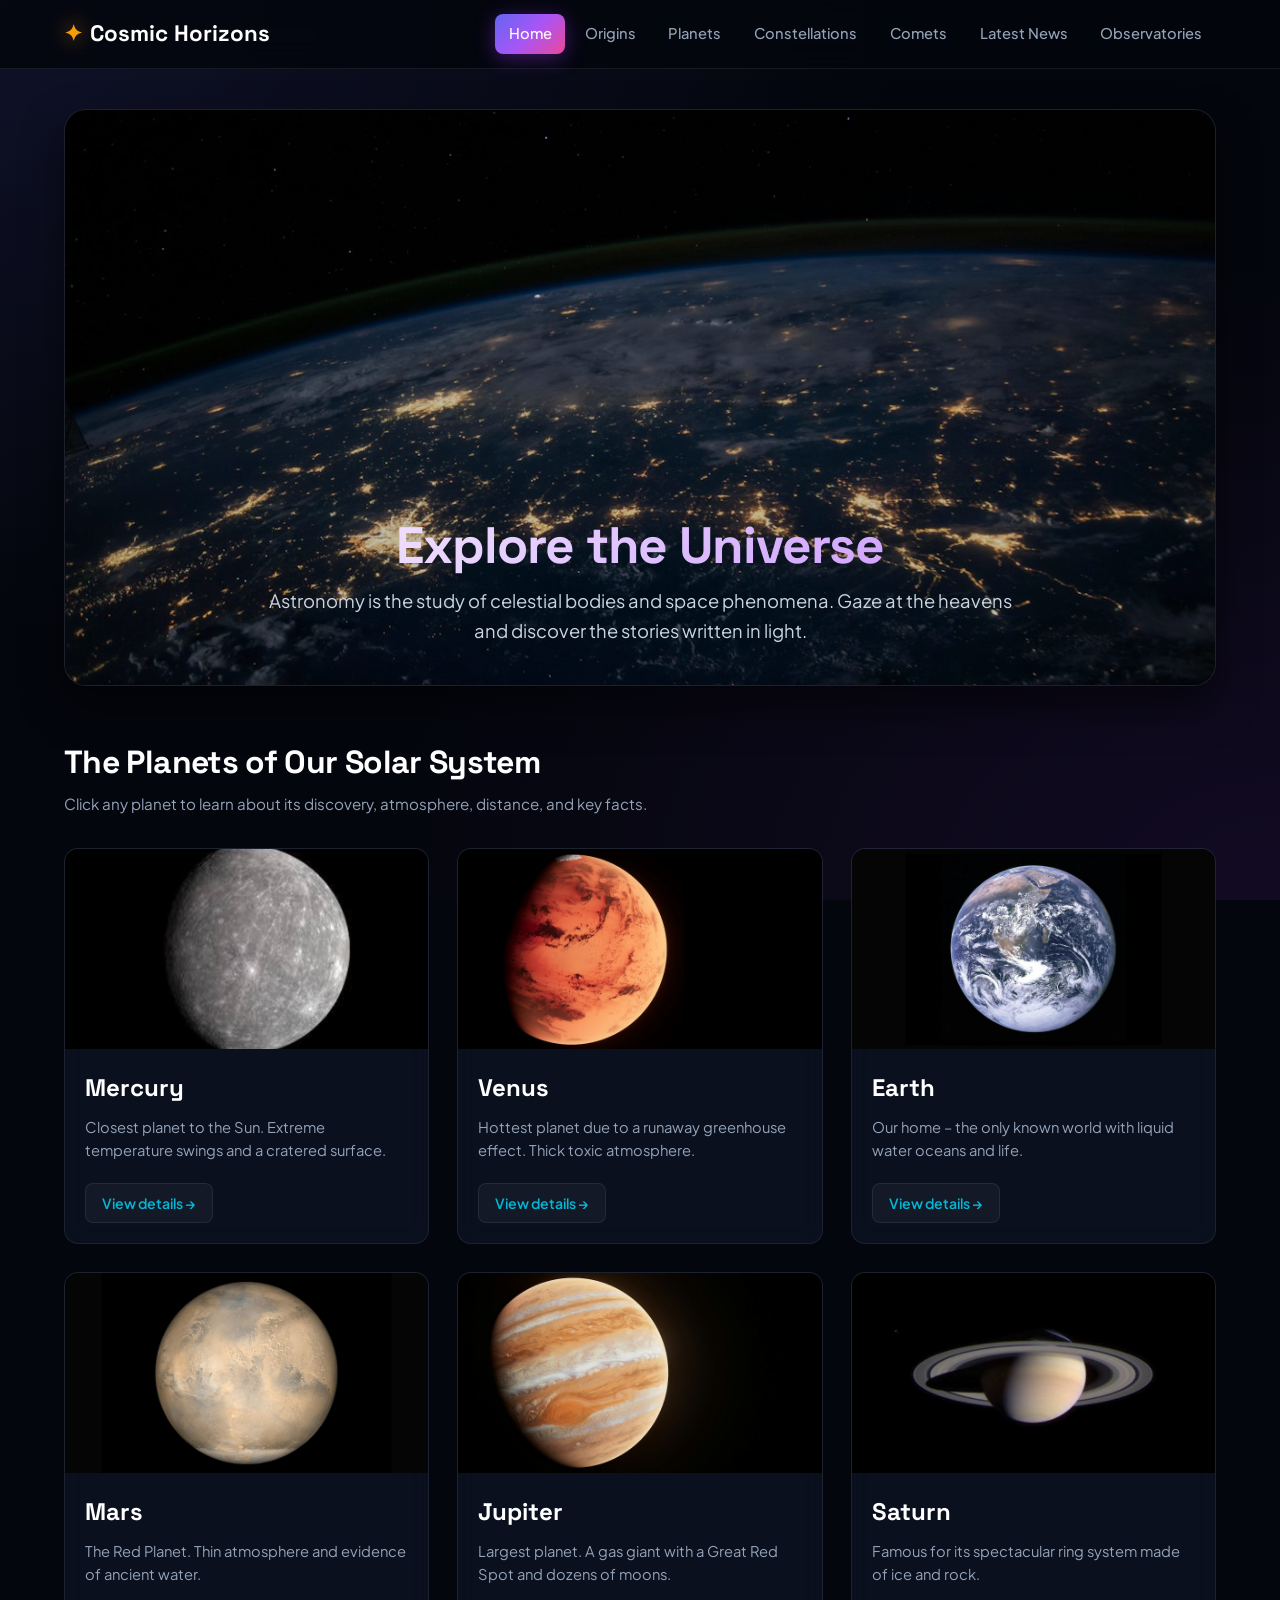
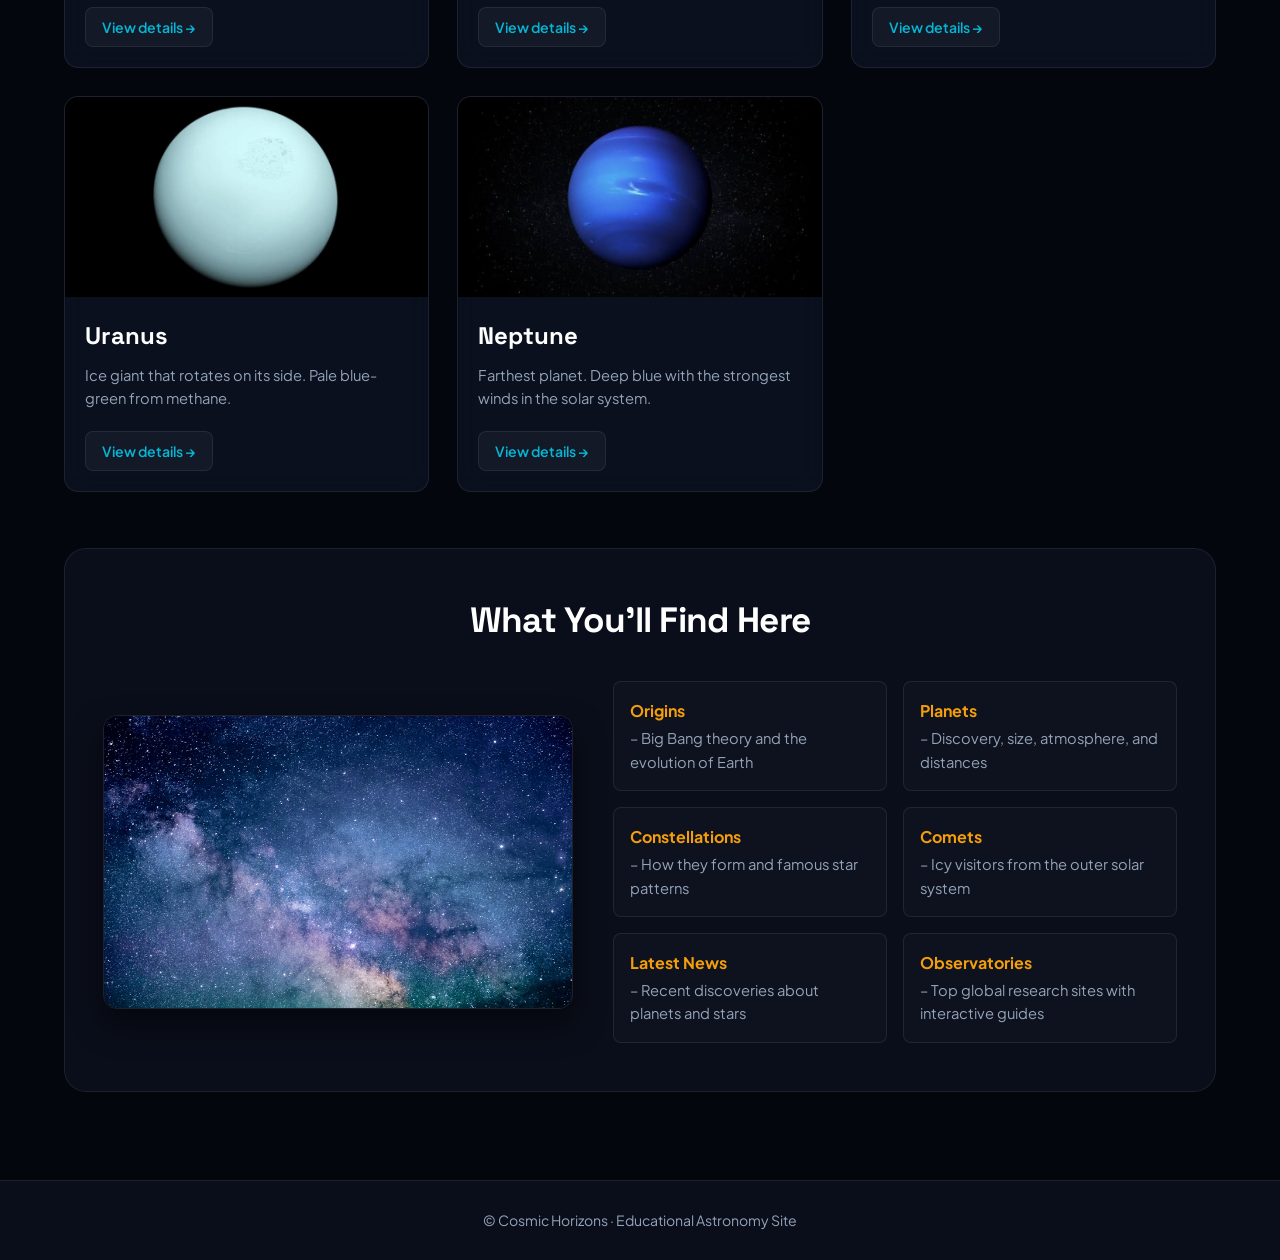
<file: index.html>
<!DOCTYPE html>
<html lang="en">
<head>
  <meta charset="UTF-8">
  <meta name="viewport" content="width=device-width, initial-scale=1.0">
  <title>Cosmic Horizons | Astronomy & Solar System</title>
  <link rel="icon" href="images/favicon.jpg" type="image/x-icon">
  <link rel="stylesheet" href="css/style.css">
</head>
<body>

  <!-- Site Header & Navigation -->
  <header class="site-header">
    <div class="nav-container">
      <a href="index.html" class="brand-logo">
        <span class="logo-symbol">✦</span> Cosmic Horizons
      </a>

      <button class="nav-toggle" id="menuToggle" type="button" aria-label="Toggle navigation menu">
        <span class="menu-icon">☰</span>
      </button>

      <nav class="nav-menu" id="navMenu">
        <ul class="nav-links">
          <li><a href="index.html" class="active">Home</a></li>
          <li><a href="categories.html">Origins</a></li>
          <li><a href="planets.html">Planets</a></li>
          <li><a href="constellations.html">Constellations</a></li>
          <li><a href="comets.html">Comets</a></li>
          <li><a href="developments.html">Latest News</a></li>
          <li><a href="observatories.html">Observatories</a></li>
        </ul>
      </nav>
    </div>
  </header>

  <main>
    <!-- Hero Section -->
    <section class="hero-section">
      <img src="images/space-hero.jpg" alt="View of Earth from space" class="hero-banner">
      <div class="hero-text">
        <h1>Explore the Universe</h1>
        <p>
          Astronomy is the study of celestial bodies and space phenomena. Gaze at the heavens and discover the stories written in light.
        </p>
      </div>
    </section>

    <!-- Solar System Planets Grid -->
    <section class="planets-section">
      <h2 class="section-title">The Planets of Our Solar System</h2>
      <p class="section-subtitle">
        Click any planet to learn about its discovery, atmosphere, distance, and key facts.
      </p>

      <div class="planet-grid">
        <article class="planet-card">
          <img src="images/mercury.jpg" alt="Mercury planet" loading="lazy">
          <div class="card-content">
            <h3>Mercury</h3>
            <p>Closest planet to the Sun. Extreme temperature swings and a cratered surface.</p>
            <a href="planets.html#mercury" class="card-link">View details &rarr;</a>
          </div>
        </article>

        <article class="planet-card">
          <img src="images/venus.jpg" alt="Venus planet" loading="lazy">
          <div class="card-content">
            <h3>Venus</h3>
            <p>Hottest planet due to a runaway greenhouse effect. Thick toxic atmosphere.</p>
            <a href="planets.html#venus" class="card-link">View details &rarr;</a>
          </div>
        </article>

        <article class="planet-card">
          <img src="images/earth.jpg" alt="Earth planet" loading="lazy">
          <div class="card-content">
            <h3>Earth</h3>
            <p>Our home – the only known world with liquid water oceans and life.</p>
            <a href="planets.html#earth" class="card-link">View details &rarr;</a>
          </div>
        </article>

        <article class="planet-card">
          <img src="images/mars.jpg" alt="Mars planet" loading="lazy">
          <div class="card-content">
            <h3>Mars</h3>
            <p>The Red Planet. Thin atmosphere and evidence of ancient water.</p>
            <a href="planets.html#mars" class="card-link">View details &rarr;</a>
          </div>
        </article>

        <article class="planet-card">
          <img src="images/jupiter.jpg" alt="Jupiter planet" loading="lazy">
          <div class="card-content">
            <h3>Jupiter</h3>
            <p>Largest planet. A gas giant with a Great Red Spot and dozens of moons.</p>
            <a href="planets.html#jupiter" class="card-link">View details &rarr;</a>
          </div>
        </article>

        <article class="planet-card">
          <img src="images/saturn.jpg" alt="Saturn planet" loading="lazy">
          <div class="card-content">
            <h3>Saturn</h3>
            <p>Famous for its spectacular ring system made of ice and rock.</p>
            <a href="planets.html#saturn" class="card-link">View details &rarr;</a>
          </div>
        </article>

        <article class="planet-card">
          <img src="images/uranus.jpg" alt="Uranus planet" loading="lazy">
          <div class="card-content">
            <h3>Uranus</h3>
            <p>Ice giant that rotates on its side. Pale blue-green from methane.</p>
            <a href="planets.html#uranus" class="card-link">View details &rarr;</a>
          </div>
        </article>

        <article class="planet-card">
          <img src="images/neptune.jpg" alt="Neptune planet" loading="lazy">
          <div class="card-content">
            <h3>Neptune</h3>
            <p>Farthest planet. Deep blue with the strongest winds in the solar system.</p>
            <a href="planets.html#neptune" class="card-link">View details &rarr;</a>
          </div>
        </article>
      </div>
    </section>

    <!-- Overview Content -->
    <section class="overview-section">
      <h2>What You’ll Find Here</h2>
      <div class="overview-content">
        <img src="images/galaxy.jpg" alt="Spiral galaxy" class="overview-img" loading="lazy">
        <ul class="feature-list">
          <li><strong>Origins</strong> – Big Bang theory and the evolution of Earth</li>
          <li><strong>Planets</strong> – Discovery, size, atmosphere, and distances</li>
          <li><strong>Constellations</strong> – How they form and famous star patterns</li>
          <li><strong>Comets</strong> – Icy visitors from the outer solar system</li>
          <li><strong>Latest News</strong> – Recent discoveries about planets and stars</li>
          <li><strong>Observatories</strong> – Top global research sites with interactive guides</li>
        </ul>
      </div>
    </section>
  </main>

  <!-- Site Footer -->
  <footer class="site-footer">
    <p>&copy; Cosmic Horizons · Educational Astronomy Site</p>
  </footer>

  <script src="js/script.js"></script>
</body>
</html>
</file>
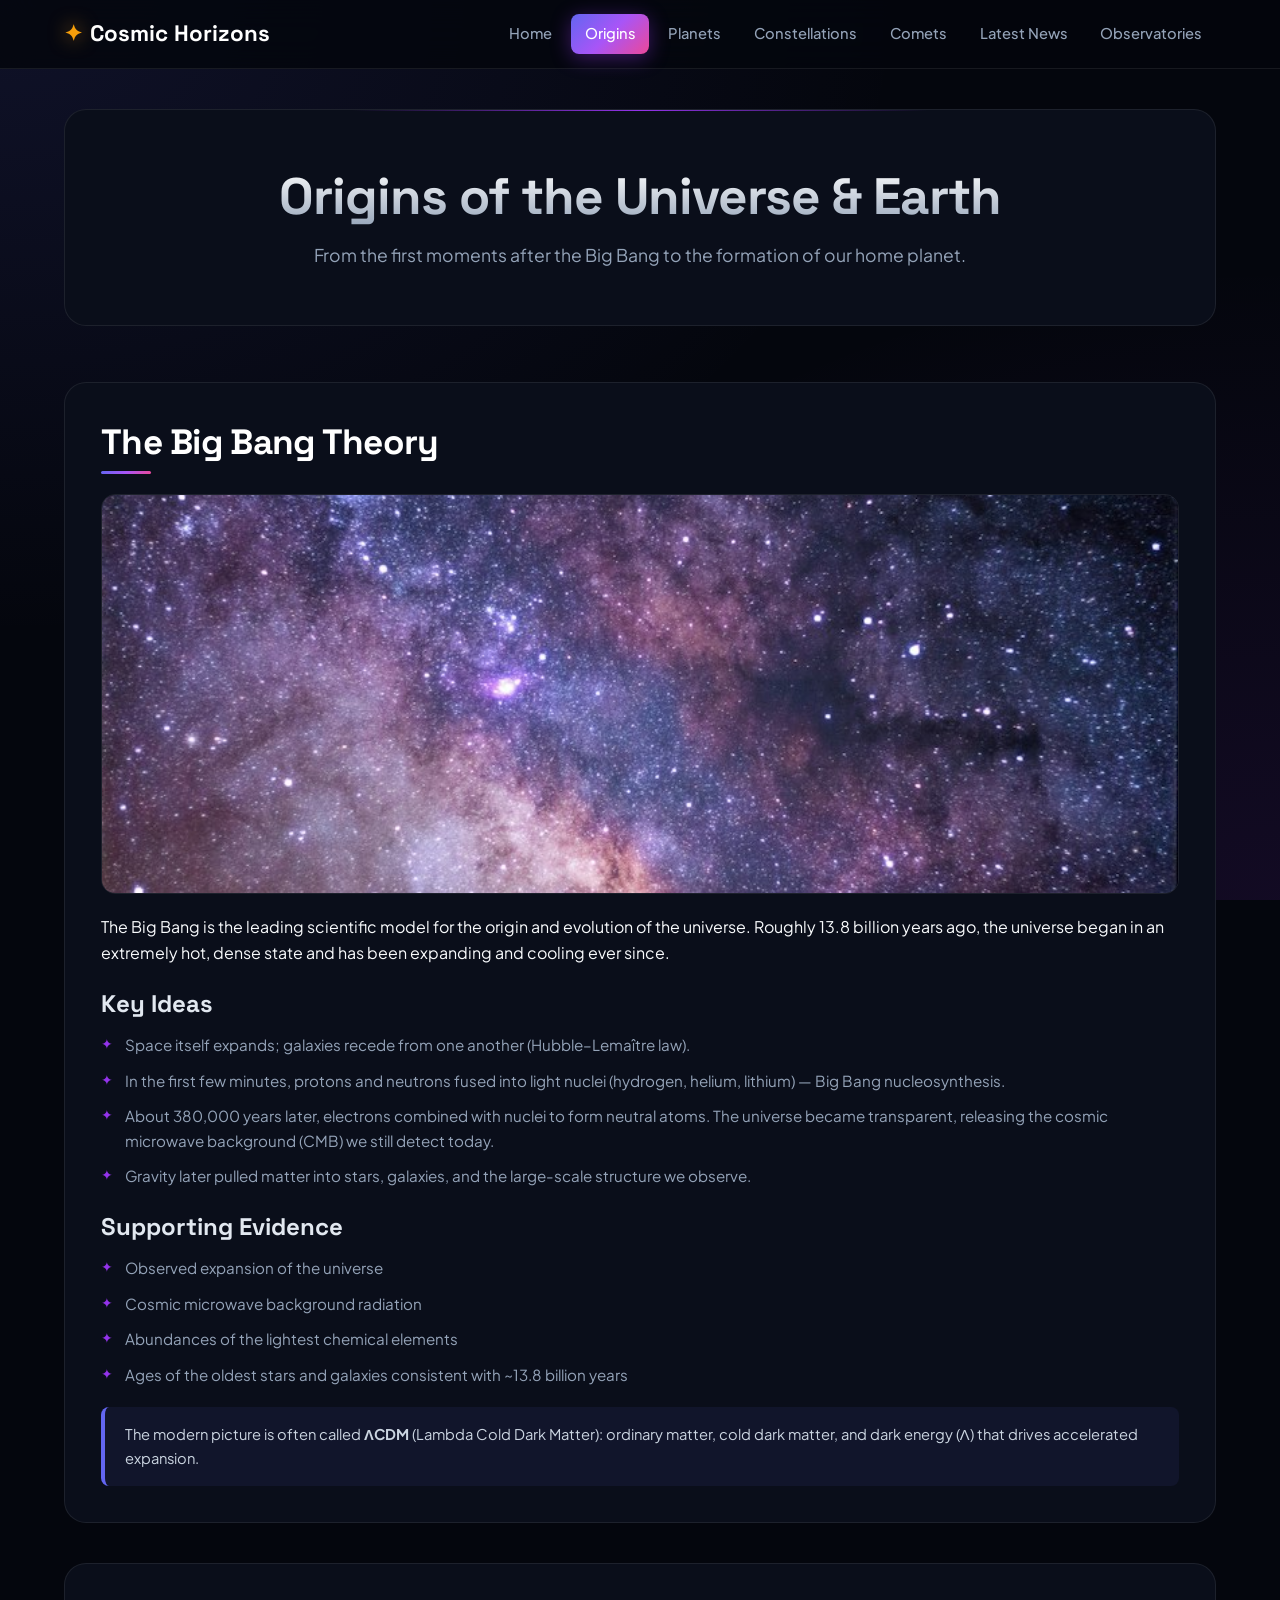
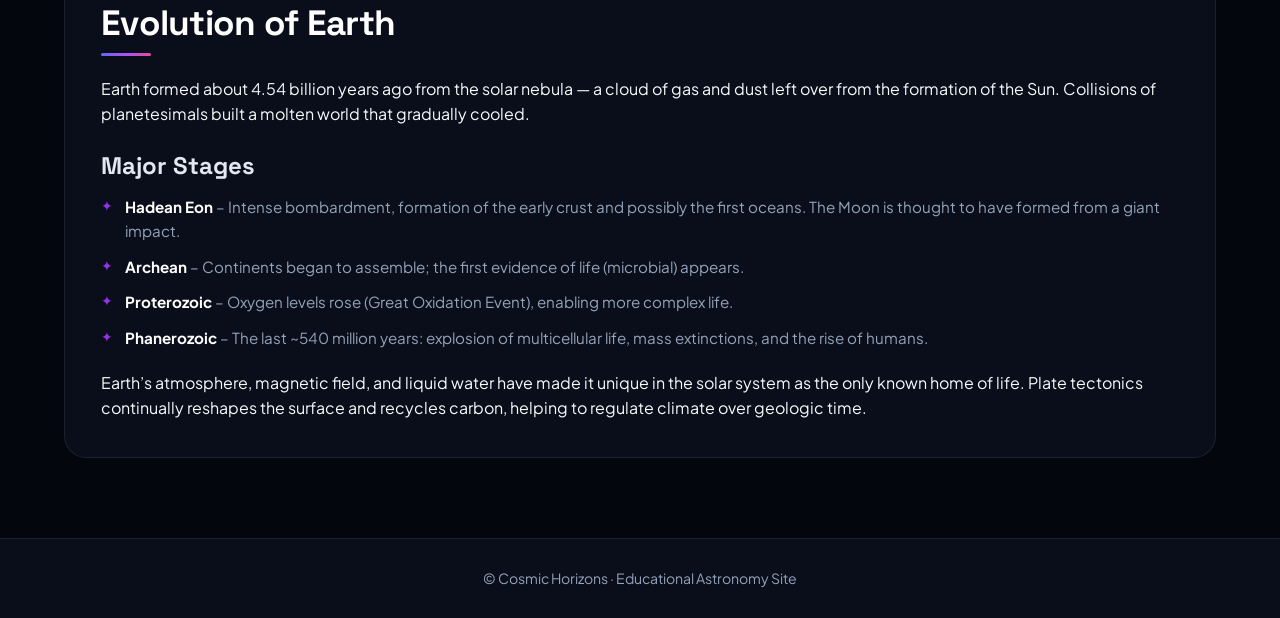
<file: categories.html>
<!DOCTYPE html>
<html lang="en">
<head>
  <meta charset="UTF-8">
  <meta name="viewport" content="width=device-width, initial-scale=1.0">
  <title>Origins – Big Bang &amp; Earth | Cosmic Horizons</title>
  <link rel="icon" href="images/favicon.jpg" type="image/x-icon">
  <link rel="stylesheet" href="css/style.css">
</head>
<body>

  <!-- Site Header & Navigation -->
  <header class="site-header">
    <div class="nav-container">
      <a href="index.html" class="brand-logo">
        <span class="logo-symbol">✦</span> Cosmic Horizons
      </a>

      <button class="nav-toggle" id="menuToggle" type="button" aria-label="Toggle navigation menu">
        <span class="menu-icon">☰</span>
      </button>

      <nav class="nav-menu" id="navMenu">
        <ul class="nav-links">
          <li><a href="index.html">Home</a></li>
          <li><a href="categories.html" class="active">Origins</a></li>
          <li><a href="planets.html">Planets</a></li>
          <li><a href="constellations.html">Constellations</a></li>
          <li><a href="comets.html">Comets</a></li>
          <li><a href="developments.html">Latest News</a></li>
          <li><a href="observatories.html">Observatories</a></li>
        </ul>
      </nav>
    </div>
  </header>

  <main>
    <!-- Page Header Section -->
    <section class="page-header">
      <div class="header-content">
        <h1>Origins of the Universe &amp; Earth</h1>
        <p>From the first moments after the Big Bang to the formation of our home planet.</p>
      </div>
    </section>

    <!-- Big Bang Theory Section -->
    <article class="article-section" id="bigbang">
      <header class="section-header">
        <h2>The Big Bang Theory</h2>
      </header>

      <div class="section-body">
        <img src="images/nebula.jpg" alt="Nebula representing cosmic origins" class="article-img" loading="lazy">
        <p>
          The Big Bang is the leading scientific model for the origin and evolution of the universe.
          Roughly 13.8 billion years ago, the universe began in an extremely hot, dense state and has
          been expanding and cooling ever since.
        </p>

        <div class="info-block">
          <h3>Key Ideas</h3>
          <ul class="styled-list">
            <li>Space itself expands; galaxies recede from one another (Hubble–Lemaître law).</li>
            <li>In the first few minutes, protons and neutrons fused into light nuclei (hydrogen, helium, lithium) — Big Bang nucleosynthesis.</li>
            <li>About 380,000 years later, electrons combined with nuclei to form neutral atoms. The universe became transparent, releasing the cosmic microwave background (CMB) we still detect today.</li>
            <li>Gravity later pulled matter into stars, galaxies, and the large-scale structure we observe.</li>
          </ul>
        </div>

        <div class="info-block">
          <h3>Supporting Evidence</h3>
          <ul class="styled-list">
            <li>Observed expansion of the universe</li>
            <li>Cosmic microwave background radiation</li>
            <li>Abundances of the lightest chemical elements</li>
            <li>Ages of the oldest stars and galaxies consistent with ~13.8 billion years</li>
          </ul>
        </div>

        <p class="summary-note">
          The modern picture is often called <strong>&Lambda;CDM</strong> (Lambda Cold Dark Matter): ordinary matter,
          cold dark matter, and dark energy (&Lambda;) that drives accelerated expansion.
        </p>
      </div>
    </article>

    <!-- Evolution of Earth Section -->
    <article class="article-section" id="earth">
      <header class="section-header">
        <h2>Evolution of Earth</h2>
      </header>

      <div class="section-body">
        <p>
          Earth formed about 4.54 billion years ago from the solar nebula — a cloud of gas and dust
          left over from the formation of the Sun. Collisions of planetesimals built a molten world
          that gradually cooled.
        </p>

        <div class="info-block">
          <h3>Major Stages</h3>
          <ul class="styled-list timeline-list">
            <li><strong>Hadean Eon</strong> – Intense bombardment, formation of the early crust and possibly the first oceans. The Moon is thought to have formed from a giant impact.</li>
            <li><strong>Archean</strong> – Continents began to assemble; the first evidence of life (microbial) appears.</li>
            <li><strong>Proterozoic</strong> – Oxygen levels rose (Great Oxidation Event), enabling more complex life.</li>
            <li><strong>Phanerozoic</strong> – The last ~540 million years: explosion of multicellular life, mass extinctions, and the rise of humans.</li>
          </ul>
        </div>

        <p>
          Earth’s atmosphere, magnetic field, and liquid water have made it unique in the solar system
          as the only known home of life. Plate tectonics continually reshapes the surface and recycles
          carbon, helping to regulate climate over geologic time.
        </p>
      </div>
    </article>
  </main>

  <!-- Site Footer -->
  <footer class="site-footer">
    <p>&copy; Cosmic Horizons · Educational Astronomy Site</p>
  </footer>

  <script src="js/script.js"></script>
</body>
</html>
</file>
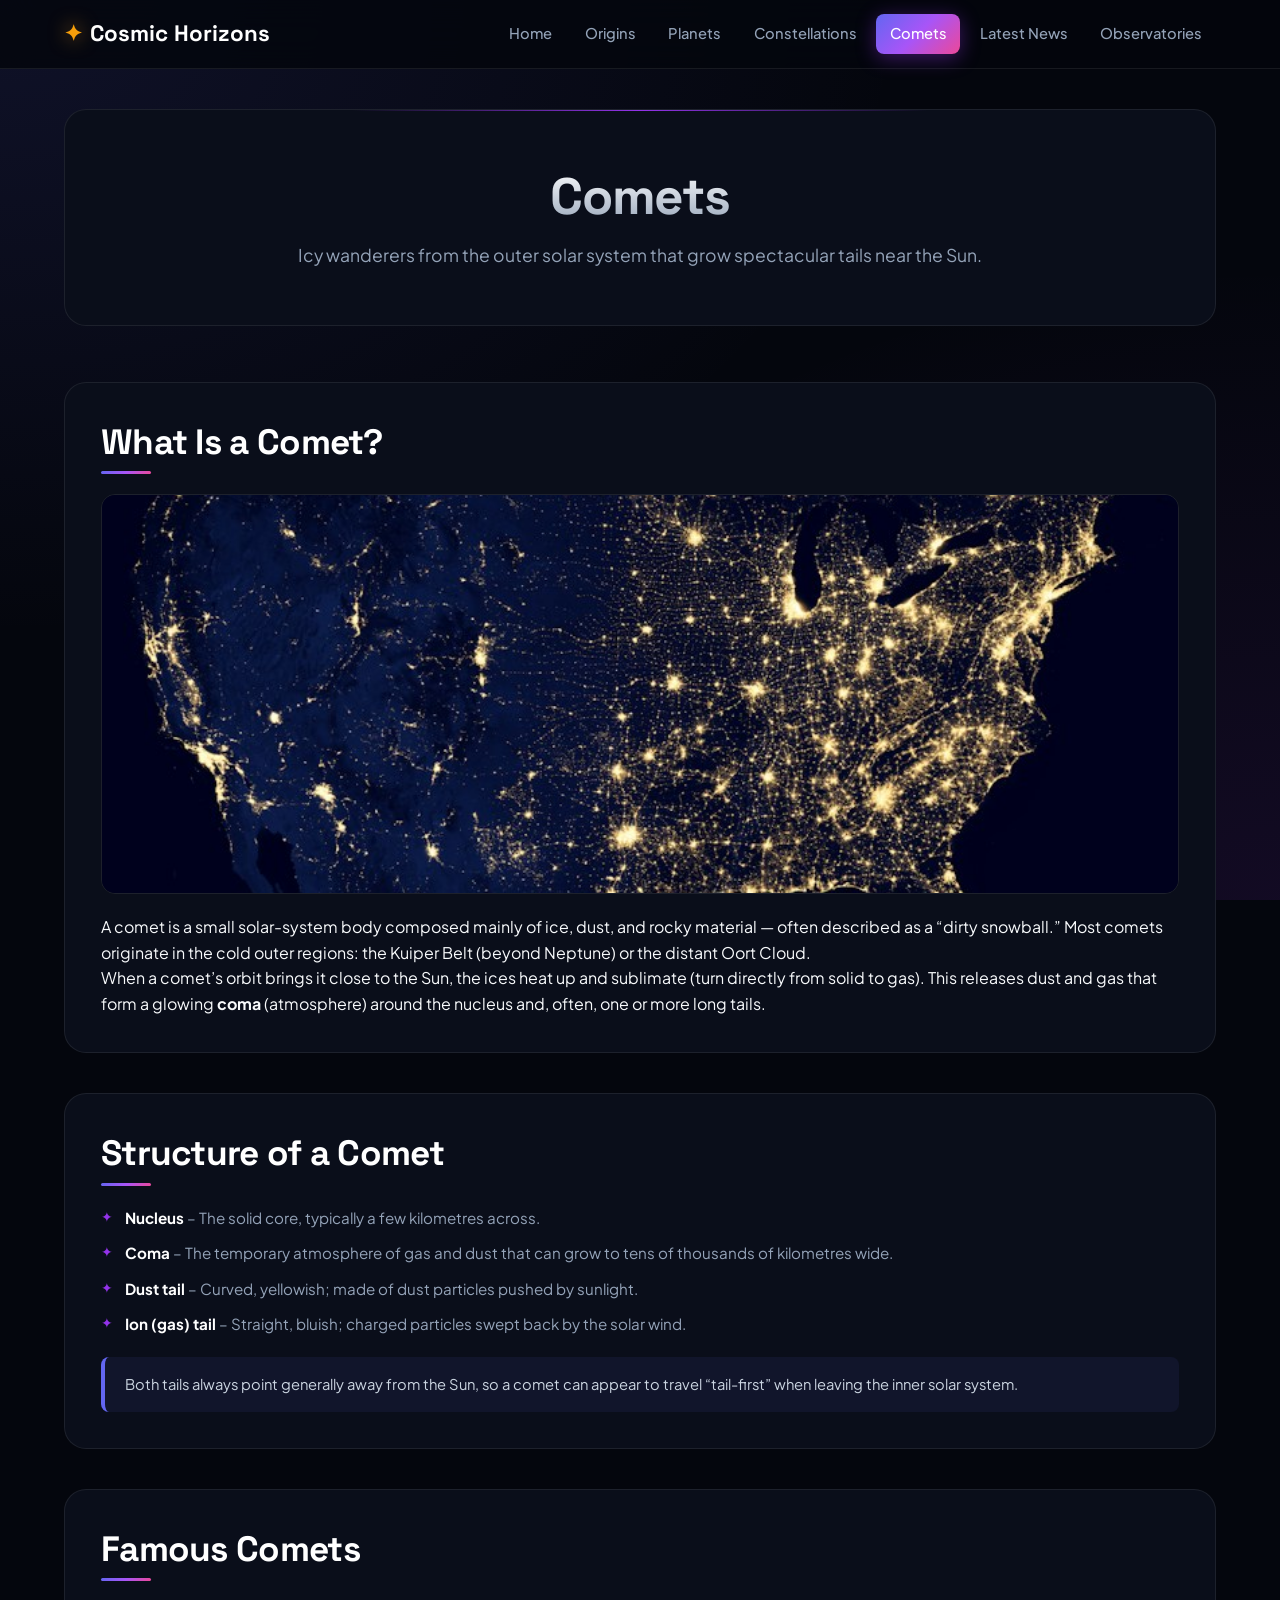
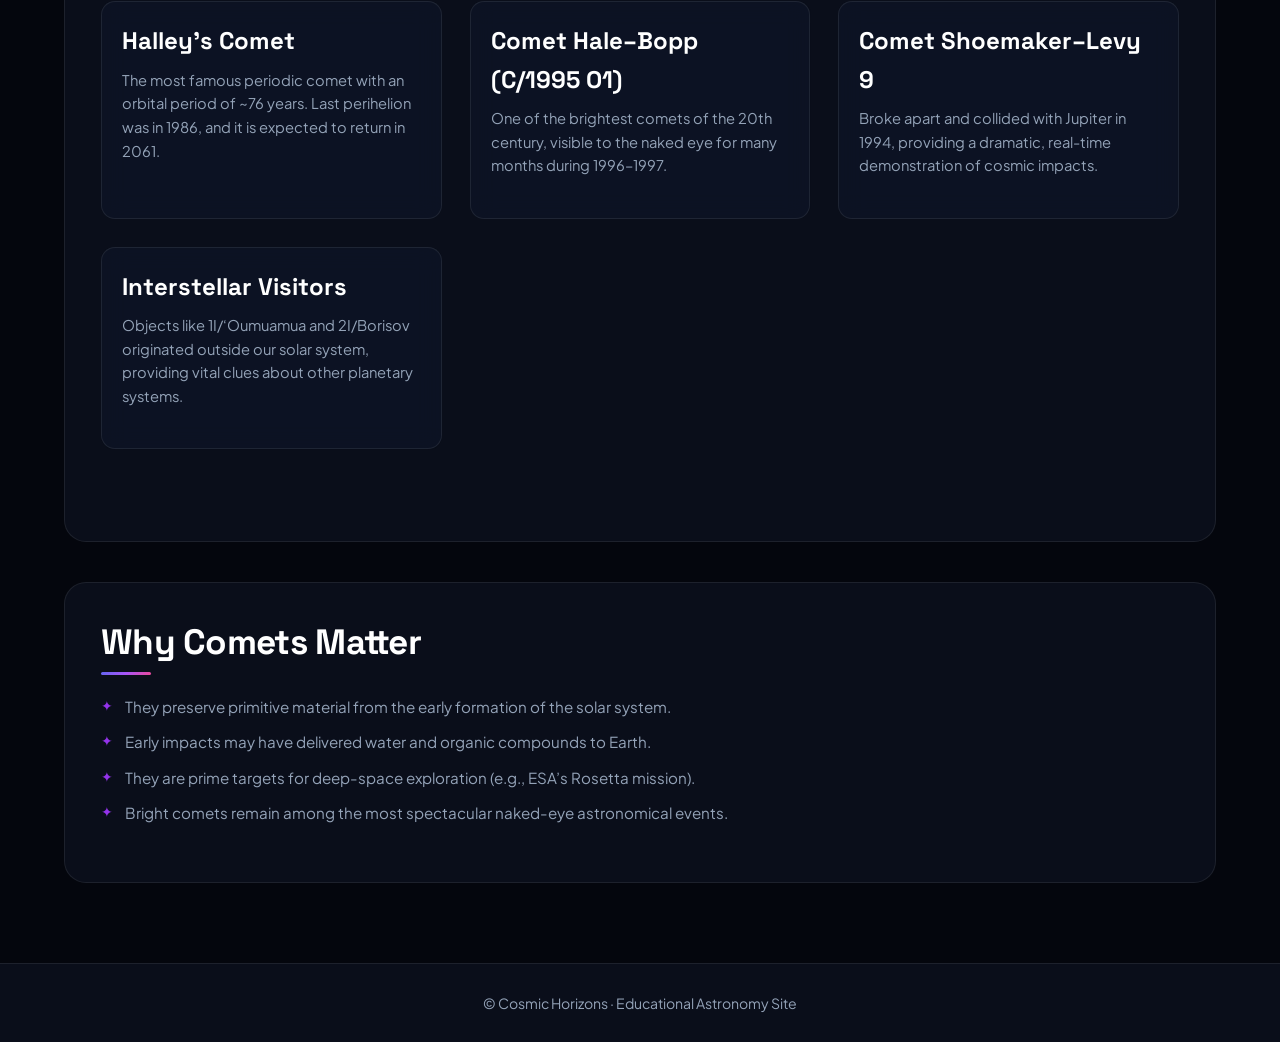
<file: comets.html>
<!DOCTYPE html>
<html lang="en">
<head>
  <meta charset="UTF-8">
  <meta name="viewport" content="width=device-width, initial-scale=1.0">
  <title>Comets | Cosmic Horizons</title>
  <link rel="icon" href="images/favicon.jpg" type="image/x-icon">
  <link rel="stylesheet" href="css/style.css">
</head>
<body>

  <!-- Site Header & Navigation -->
  <header class="site-header">
    <div class="nav-container">
      <a href="index.html" class="brand-logo">
        <span class="logo-symbol">✦</span> Cosmic Horizons
      </a>

      <button class="nav-toggle" id="menuToggle" type="button" aria-label="Toggle navigation menu">
        <span class="menu-icon">☰</span>
      </button>

      <nav class="nav-menu" id="navMenu">
        <ul class="nav-links">
          <li><a href="index.html">Home</a></li>
          <li><a href="categories.html">Origins</a></li>
          <li><a href="planets.html">Planets</a></li>
          <li><a href="constellations.html">Constellations</a></li>
          <li><a href="comets.html" class="active">Comets</a></li>
          <li><a href="developments.html">Latest News</a></li>
          <li><a href="observatories.html">Observatories</a></li>
        </ul>
      </nav>
    </div>
  </header>

  <main>
    <!-- Page Header Section -->
    <section class="page-header">
      <div class="header-content">
        <h1>Comets</h1>
        <p>Icy wanderers from the outer solar system that grow spectacular tails near the Sun.</p>
      </div>
    </section>

    <!-- Overview Section -->
    <article class="article-section">
      <header class="section-header">
        <h2>What Is a Comet?</h2>
      </header>

      <div class="section-body">
        <img src="images/comet.jpg" alt="Comet in the night sky" class="article-img" loading="lazy">
        <p>
          A comet is a small solar-system body composed mainly of ice, dust, and rocky material —
          often described as a &ldquo;dirty snowball.&rdquo; Most comets originate in the cold outer regions:
          the Kuiper Belt (beyond Neptune) or the distant Oort Cloud.
        </p>
        <p>
          When a comet’s orbit brings it close to the Sun, the ices heat up and sublimate
          (turn directly from solid to gas). This releases dust and gas that form a glowing
          <strong>coma</strong> (atmosphere) around the nucleus and, often, one or more long tails.
        </p>
      </div>
    </article>

    <!-- Comet Structure Section -->
    <article class="article-section">
      <header class="section-header">
        <h2>Structure of a Comet</h2>
      </header>

      <div class="section-body">
        <div class="info-block">
          <ul class="styled-list">
            <li><strong>Nucleus</strong> – The solid core, typically a few kilometres across.</li>
            <li><strong>Coma</strong> – The temporary atmosphere of gas and dust that can grow to tens of thousands of kilometres wide.</li>
            <li><strong>Dust tail</strong> – Curved, yellowish; made of dust particles pushed by sunlight.</li>
            <li><strong>Ion (gas) tail</strong> – Straight, bluish; charged particles swept back by the solar wind.</li>
          </ul>
        </div>
        <p class="summary-note">
          Both tails always point generally away from the Sun, so a comet can appear to travel
          &ldquo;tail-first&rdquo; when leaving the inner solar system.
        </p>
      </div>
    </article>

    <!-- Famous Comets Section -->
    <article class="article-section">
      <header class="section-header">
        <h2>Famous Comets</h2>
      </header>

      <div class="section-body info-grid">
        <div class="info-card">
          <h3>Halley’s Comet</h3>
          <p>
            The most famous periodic comet with an orbital period of ~76 years. Last perihelion was in 1986, 
            and it is expected to return in 2061.
          </p>
        </div>

        <div class="info-card">
          <h3>Comet Hale–Bopp (C/1995 O1)</h3>
          <p>
            One of the brightest comets of the 20th century, visible to the naked eye for many months 
            during 1996–1997.
          </p>
        </div>

        <div class="info-card">
          <h3>Comet Shoemaker–Levy 9</h3>
          <p>
            Broke apart and collided with Jupiter in 1994, providing a dramatic, real-time demonstration 
            of cosmic impacts.
          </p>
        </div>

        <div class="info-card">
          <h3>Interstellar Visitors</h3>
          <p>
            Objects like 1I/‘Oumuamua and 2I/Borisov originated outside our solar system, providing vital 
            clues about other planetary systems.
          </p>
        </div>
      </div>
    </article>

    <!-- Significance Section -->
    <article class="article-section">
      <header class="section-header">
        <h2>Why Comets Matter</h2>
      </header>

      <div class="section-body">
        <div class="info-block">
          <ul class="styled-list">
            <li>They preserve primitive material from the early formation of the solar system.</li>
            <li>Early impacts may have delivered water and organic compounds to Earth.</li>
            <li>They are prime targets for deep-space exploration (e.g., ESA’s Rosetta mission).</li>
            <li>Bright comets remain among the most spectacular naked-eye astronomical events.</li>
          </ul>
        </div>
      </div>
    </article>
  </main>

  <!-- Site Footer -->
  <footer class="site-footer">
    <p>&copy; Cosmic Horizons · Educational Astronomy Site</p>
  </footer>

  <script src="js/script.js"></script>
</body>
</html>
</file>
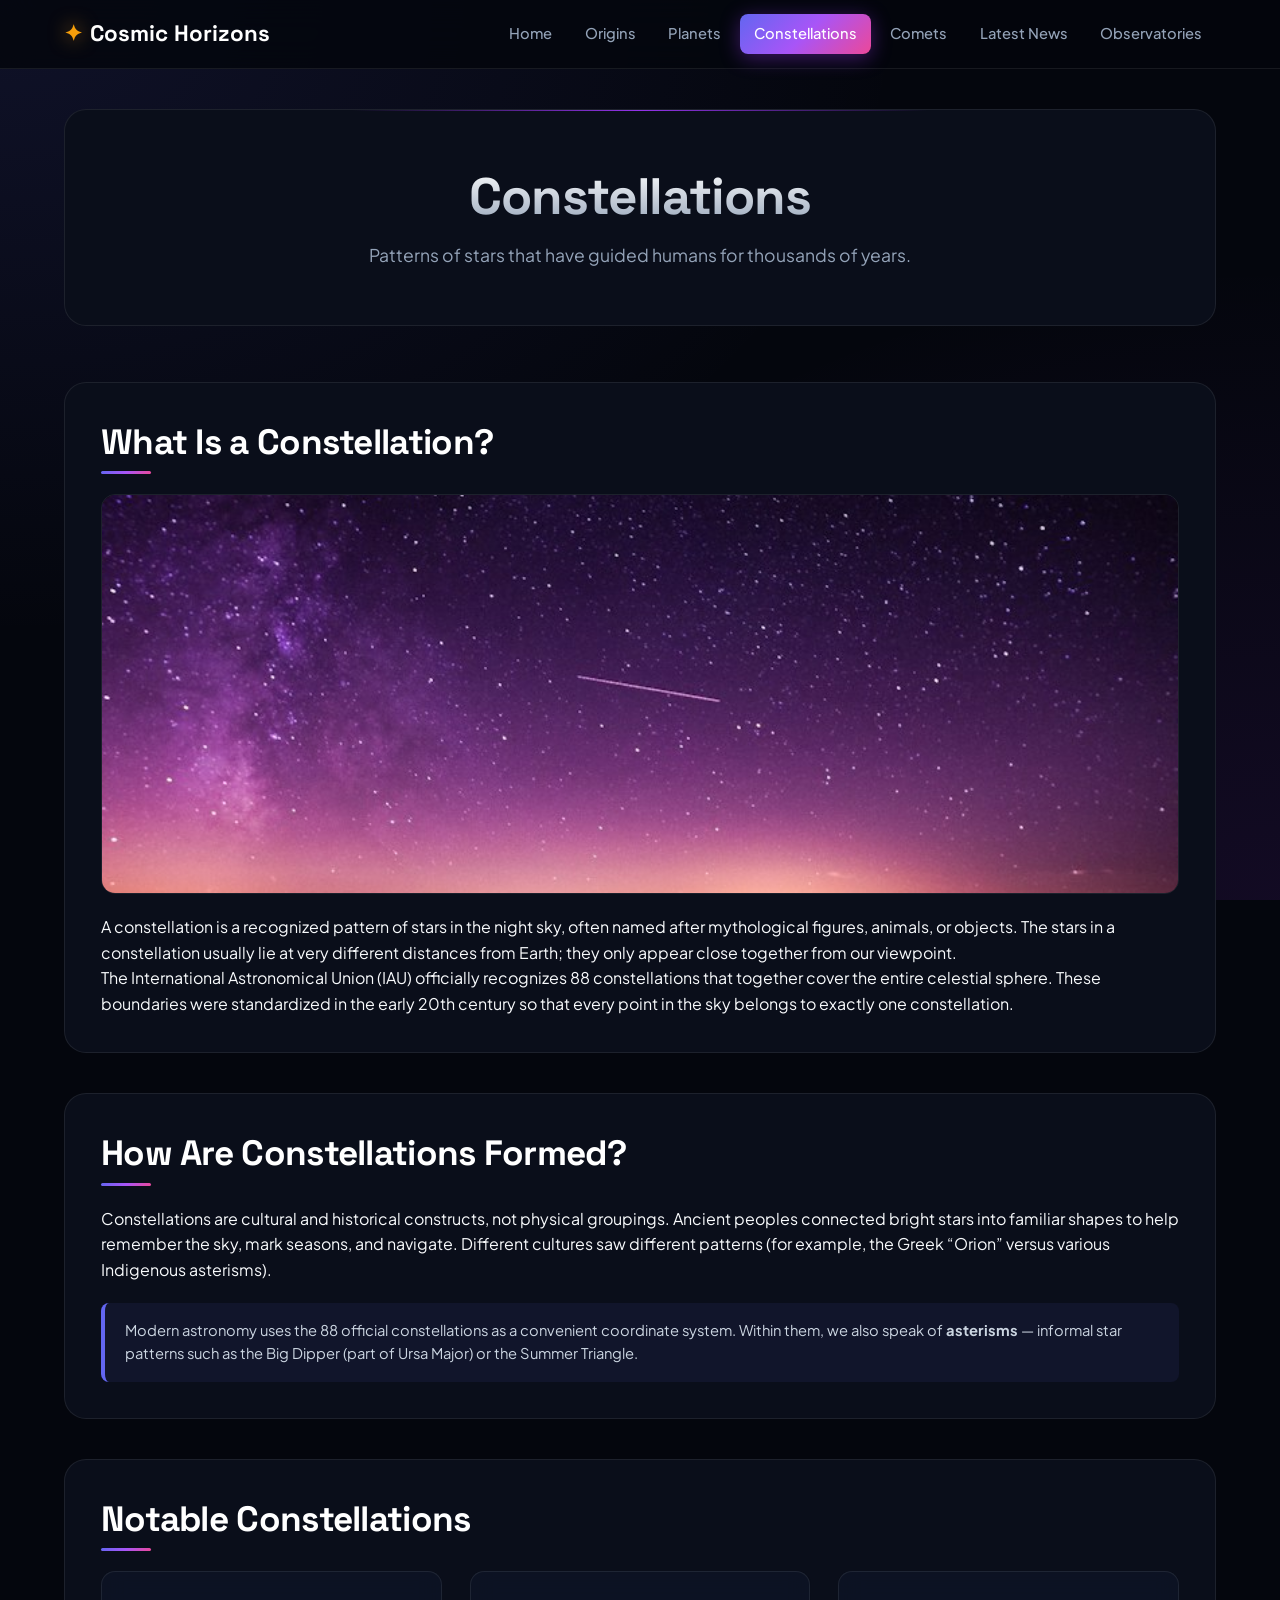
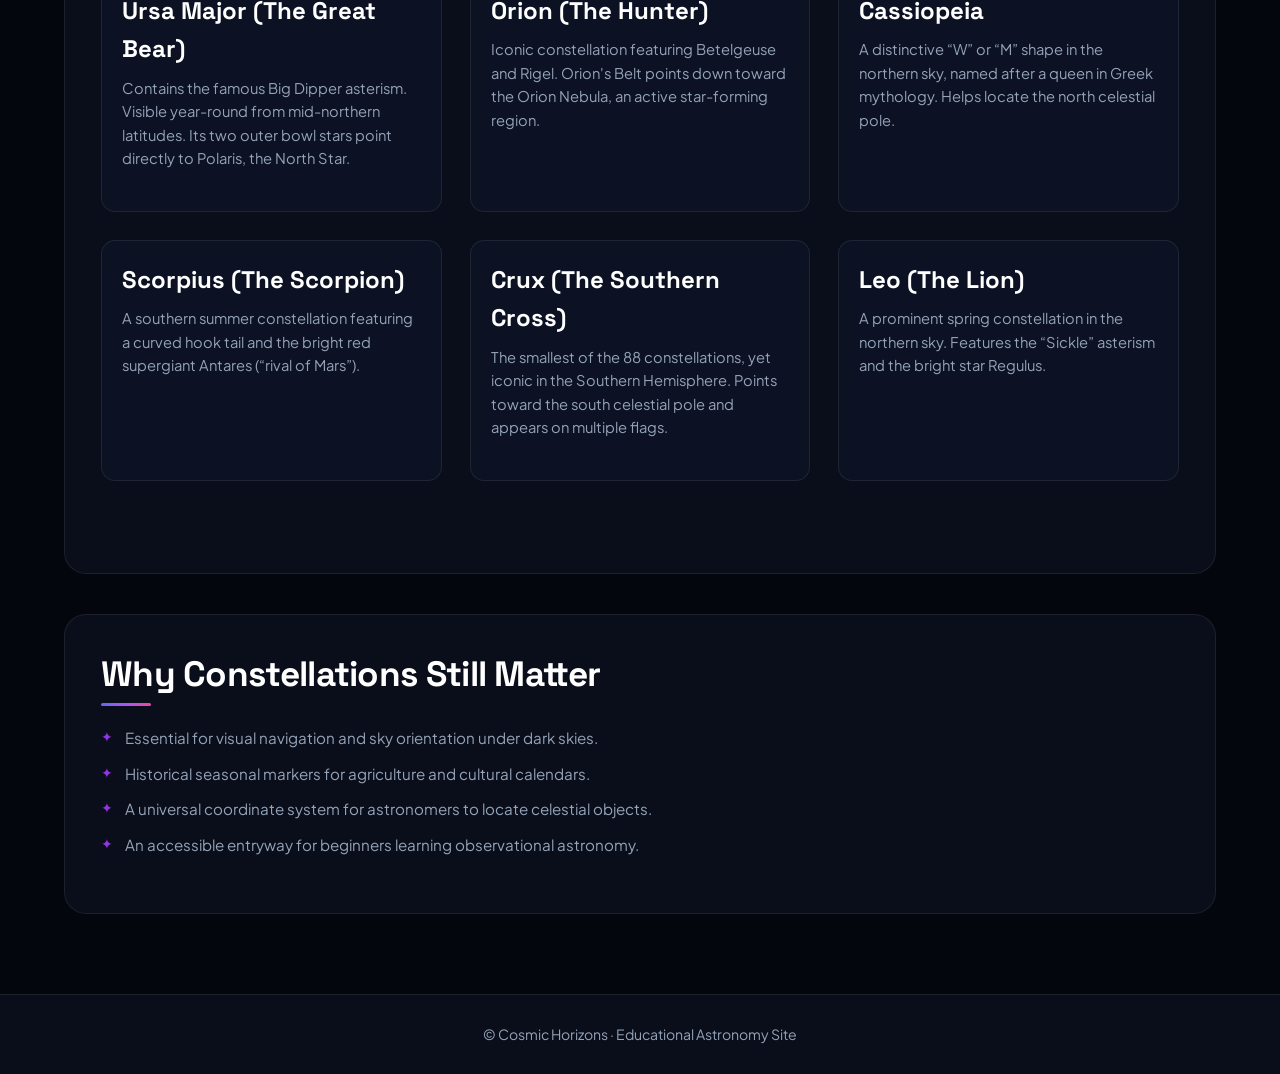
<file: constellations.html>
<!DOCTYPE html>
<html lang="en">
<head>
  <meta charset="UTF-8">
  <meta name="viewport" content="width=device-width, initial-scale=1.0">
  <title>Constellations | Cosmic Horizons</title>
  <link rel="icon" href="images/favicon.jpg" type="image/x-icon">
  <link rel="stylesheet" href="css/style.css">
</head>
<body>

  <!-- Site Header & Navigation -->
  <header class="site-header">
    <div class="nav-container">
      <a href="index.html" class="brand-logo">
        <span class="logo-symbol">✦</span> Cosmic Horizons
      </a>

      <button class="nav-toggle" id="menuToggle" type="button" aria-label="Toggle navigation menu">
        <span class="menu-icon">☰</span>
      </button>

      <nav class="nav-menu" id="navMenu">
        <ul class="nav-links">
          <li><a href="index.html">Home</a></li>
          <li><a href="categories.html">Origins</a></li>
          <li><a href="planets.html">Planets</a></li>
          <li><a href="constellations.html" class="active">Constellations</a></li>
          <li><a href="comets.html">Comets</a></li>
          <li><a href="developments.html">Latest News</a></li>
          <li><a href="observatories.html">Observatories</a></li>
        </ul>
      </nav>
    </div>
  </header>

  <main>
    <!-- Page Header Section -->
    <section class="page-header">
      <div class="header-content">
        <h1>Constellations</h1>
        <p>Patterns of stars that have guided humans for thousands of years.</p>
      </div>
    </section>

    <!-- Overview Section -->
    <article class="article-section">
      <header class="section-header">
        <h2>What Is a Constellation?</h2>
      </header>

      <div class="section-body">
        <img src="images/constellation.jpg" alt="Night sky showing star patterns" class="article-img" loading="lazy">
        <p>
          A constellation is a recognized pattern of stars in the night sky, often named after
          mythological figures, animals, or objects. The stars in a constellation usually lie at
          very different distances from Earth; they only appear close together from our viewpoint.
        </p>
        <p>
          The International Astronomical Union (IAU) officially recognizes 88 constellations that
          together cover the entire celestial sphere. These boundaries were standardized in the
          early 20th century so that every point in the sky belongs to exactly one constellation.
        </p>
      </div>
    </article>

    <!-- Formation & History Section -->
    <article class="article-section">
      <header class="section-header">
        <h2>How Are Constellations Formed?</h2>
      </header>

      <div class="section-body">
        <p>
          Constellations are cultural and historical constructs, not physical groupings. Ancient
          peoples connected bright stars into familiar shapes to help remember the sky, mark seasons,
          and navigate. Different cultures saw different patterns (for example, the Greek &ldquo;Orion&rdquo;
          versus various Indigenous asterisms).
        </p>
        <p class="summary-note">
          Modern astronomy uses the 88 official constellations as a convenient coordinate
          system. Within them, we also speak of <strong>asterisms</strong> — informal star patterns such as the Big Dipper
          (part of Ursa Major) or the Summer Triangle.
        </p>
      </div>
    </article>

    <!-- Notable Constellations Grid -->
    <article class="article-section">
      <header class="section-header">
        <h2>Notable Constellations</h2>
      </header>

      <div class="section-body info-grid">
        <div class="info-card">
          <h3>Ursa Major (The Great Bear)</h3>
          <p>
            Contains the famous Big Dipper asterism. Visible year-round from mid-northern latitudes.
            Its two outer bowl stars point directly to Polaris, the North Star.
          </p>
        </div>

        <div class="info-card">
          <h3>Orion (The Hunter)</h3>
          <p>
            Iconic constellation featuring Betelgeuse and Rigel. Orion's Belt points down toward
            the Orion Nebula, an active star-forming region.
          </p>
        </div>

        <div class="info-card">
          <h3>Cassiopeia</h3>
          <p>
            A distinctive &ldquo;W&rdquo; or &ldquo;M&rdquo; shape in the northern sky, named after a queen in Greek mythology.
            Helps locate the north celestial pole.
          </p>
        </div>

        <div class="info-card">
          <h3>Scorpius (The Scorpion)</h3>
          <p>
            A southern summer constellation featuring a curved hook tail and the bright red supergiant
            Antares (&ldquo;rival of Mars&rdquo;).
          </p>
        </div>

        <div class="info-card">
          <h3>Crux (The Southern Cross)</h3>
          <p>
            The smallest of the 88 constellations, yet iconic in the Southern Hemisphere. Points toward the
            south celestial pole and appears on multiple flags.
          </p>
        </div>

        <div class="info-card">
          <h3>Leo (The Lion)</h3>
          <p>
            A prominent spring constellation in the northern sky. Features the &ldquo;Sickle&rdquo; asterism
            and the bright star Regulus.
          </p>
        </div>
      </div>
    </article>

    <!-- Importance Section -->
    <article class="article-section">
      <header class="section-header">
        <h2>Why Constellations Still Matter</h2>
      </header>

      <div class="section-body">
        <div class="info-block">
          <ul class="styled-list">
            <li>Essential for visual navigation and sky orientation under dark skies.</li>
            <li>Historical seasonal markers for agriculture and cultural calendars.</li>
            <li>A universal coordinate system for astronomers to locate celestial objects.</li>
            <li>An accessible entryway for beginners learning observational astronomy.</li>
          </ul>
        </div>
      </div>
    </article>
  </main>

  <!-- Site Footer -->
  <footer class="site-footer">
    <p>&copy; Cosmic Horizons · Educational Astronomy Site</p>
  </footer>

  <script src="js/script.js"></script>
</body>
</html>
</file>
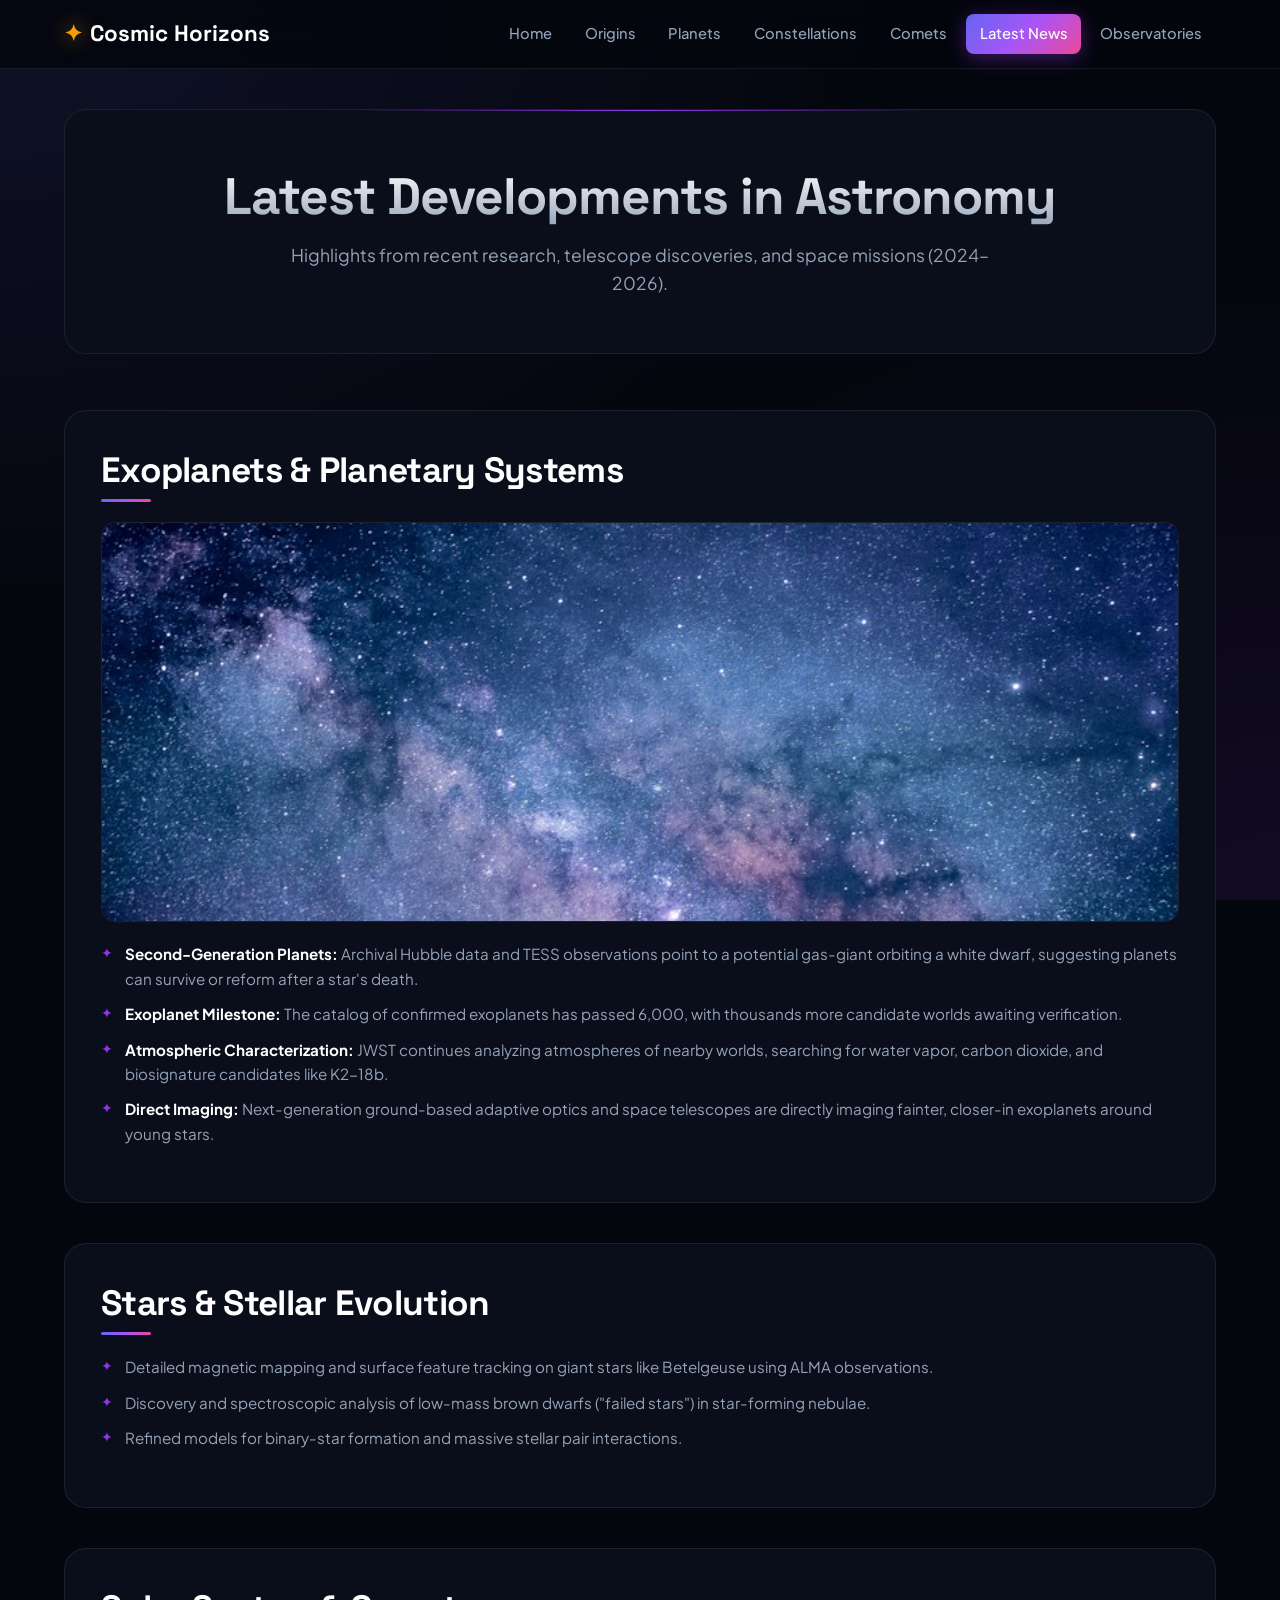
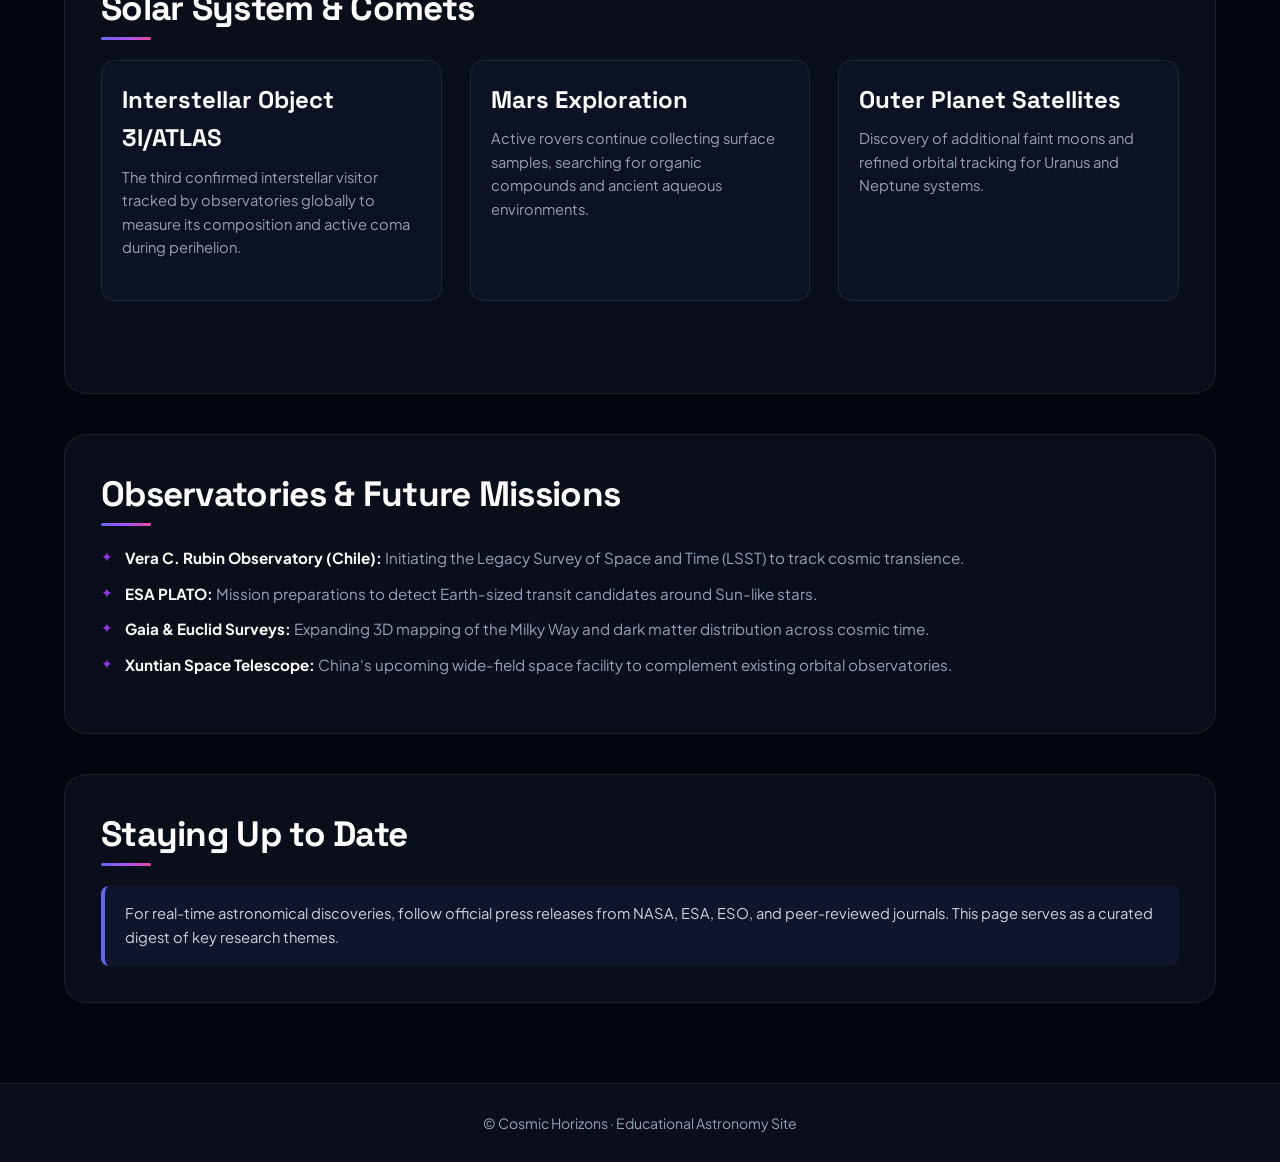
<file: developments.html>
<!DOCTYPE html>
<html lang="en">
<head>
  <meta charset="UTF-8">
  <meta name="viewport" content="width=device-width, initial-scale=1.0">
  <title>Latest Developments | Cosmic Horizons</title>
  <link rel="icon" href="images/favicon.jpg" type="image/x-icon">
  <link rel="stylesheet" href="css/style.css">
</head>
<body>

  <!-- Site Header & Navigation -->
  <header class="site-header">
    <div class="nav-container">
      <a href="index.html" class="brand-logo">
        <span class="logo-symbol">✦</span> Cosmic Horizons
      </a>

      <button class="nav-toggle" id="menuToggle" type="button" aria-label="Toggle navigation menu">
        <span class="menu-icon">☰</span>
      </button>

      <nav class="nav-menu" id="navMenu">
        <ul class="nav-links">
          <li><a href="index.html">Home</a></li>
          <li><a href="categories.html">Origins</a></li>
          <li><a href="planets.html">Planets</a></li>
          <li><a href="constellations.html">Constellations</a></li>
          <li><a href="comets.html">Comets</a></li>
          <li><a href="developments.html" class="active">Latest News</a></li>
          <li><a href="observatories.html">Observatories</a></li>
        </ul>
      </nav>
    </div>
  </header>

  <main>
    <!-- Page Header Section -->
    <section class="page-header">
      <div class="header-content">
        <h1>Latest Developments in Astronomy</h1>
        <p>Highlights from recent research, telescope discoveries, and space missions (2024–2026).</p>
      </div>
    </section>

    <!-- Exoplanets Section -->
    <article class="article-section">
      <header class="section-header">
        <h2>Exoplanets &amp; Planetary Systems</h2>
      </header>

      <div class="section-body">
        <img src="images/galaxy.jpg" alt="Distant galaxy and planetary system" class="article-img" loading="lazy">
        <div class="info-block">
          <ul class="styled-list">
            <li>
              <strong>Second-Generation Planets:</strong> Archival Hubble data and TESS observations point to a potential gas-giant orbiting a white dwarf, suggesting planets can survive or reform after a star's death.
            </li>
            <li>
              <strong>Exoplanet Milestone:</strong> The catalog of confirmed exoplanets has passed 6,000, with thousands more candidate worlds awaiting verification.
            </li>
            <li>
              <strong>Atmospheric Characterization:</strong> JWST continues analyzing atmospheres of nearby worlds, searching for water vapor, carbon dioxide, and biosignature candidates like K2-18b.
            </li>
            <li>
              <strong>Direct Imaging:</strong> Next-generation ground-based adaptive optics and space telescopes are directly imaging fainter, closer-in exoplanets around young stars.
            </li>
          </ul>
        </div>
      </div>
    </article>

    <!-- Stellar Evolution Section -->
    <article class="article-section">
      <header class="section-header">
        <h2>Stars &amp; Stellar Evolution</h2>
      </header>

      <div class="section-body">
        <div class="info-block">
          <ul class="styled-list">
            <li>Detailed magnetic mapping and surface feature tracking on giant stars like Betelgeuse using ALMA observations.</li>
            <li>Discovery and spectroscopic analysis of low-mass brown dwarfs ("failed stars") in star-forming nebulae.</li>
            <li>Refined models for binary-star formation and massive stellar pair interactions.</li>
          </ul>
        </div>
      </div>
    </article>

    <!-- Solar System Section -->
    <article class="article-section">
      <header class="section-header">
        <h2>Solar System &amp; Comets</h2>
      </header>

      <div class="section-body info-grid">
        <div class="info-card">
          <h3>Interstellar Object 3I/ATLAS</h3>
          <p>The third confirmed interstellar visitor tracked by observatories globally to measure its composition and active coma during perihelion.</p>
        </div>

        <div class="info-card">
          <h3>Mars Exploration</h3>
          <p>Active rovers continue collecting surface samples, searching for organic compounds and ancient aqueous environments.</p>
        </div>

        <div class="info-card">
          <h3>Outer Planet Satellites</h3>
          <p>Discovery of additional faint moons and refined orbital tracking for Uranus and Neptune systems.</p>
        </div>
      </div>
    </article>

    <!-- Observatories Section -->
    <article class="article-section">
      <header class="section-header">
        <h2>Observatories &amp; Future Missions</h2>
      </header>

      <div class="section-body">
        <div class="info-block">
          <ul class="styled-list">
            <li><strong>Vera C. Rubin Observatory (Chile):</strong> Initiating the Legacy Survey of Space and Time (LSST) to track cosmic transience.</li>
            <li><strong>ESA PLATO:</strong> Mission preparations to detect Earth-sized transit candidates around Sun-like stars.</li>
            <li><strong>Gaia &amp; Euclid Surveys:</strong> Expanding 3D mapping of the Milky Way and dark matter distribution across cosmic time.</li>
            <li><strong>Xuntian Space Telescope:</strong> China's upcoming wide-field space facility to complement existing orbital observatories.</li>
          </ul>
        </div>
      </div>
    </article>

    <!-- Resource Note -->
    <article class="article-section">
      <header class="section-header">
        <h2>Staying Up to Date</h2>
      </header>
      <div class="section-body">
        <p class="summary-note">
          For real-time astronomical discoveries, follow official press releases from NASA, ESA, ESO, and peer-reviewed journals. This page serves as a curated digest of key research themes.
        </p>
      </div>
    </article>
  </main>

  <!-- Site Footer -->
  <footer class="site-footer">
    <p>&copy; Cosmic Horizons · Educational Astronomy Site</p>
  </footer>

  <script src="js/script.js"></script>
</body>
</html>
</file>
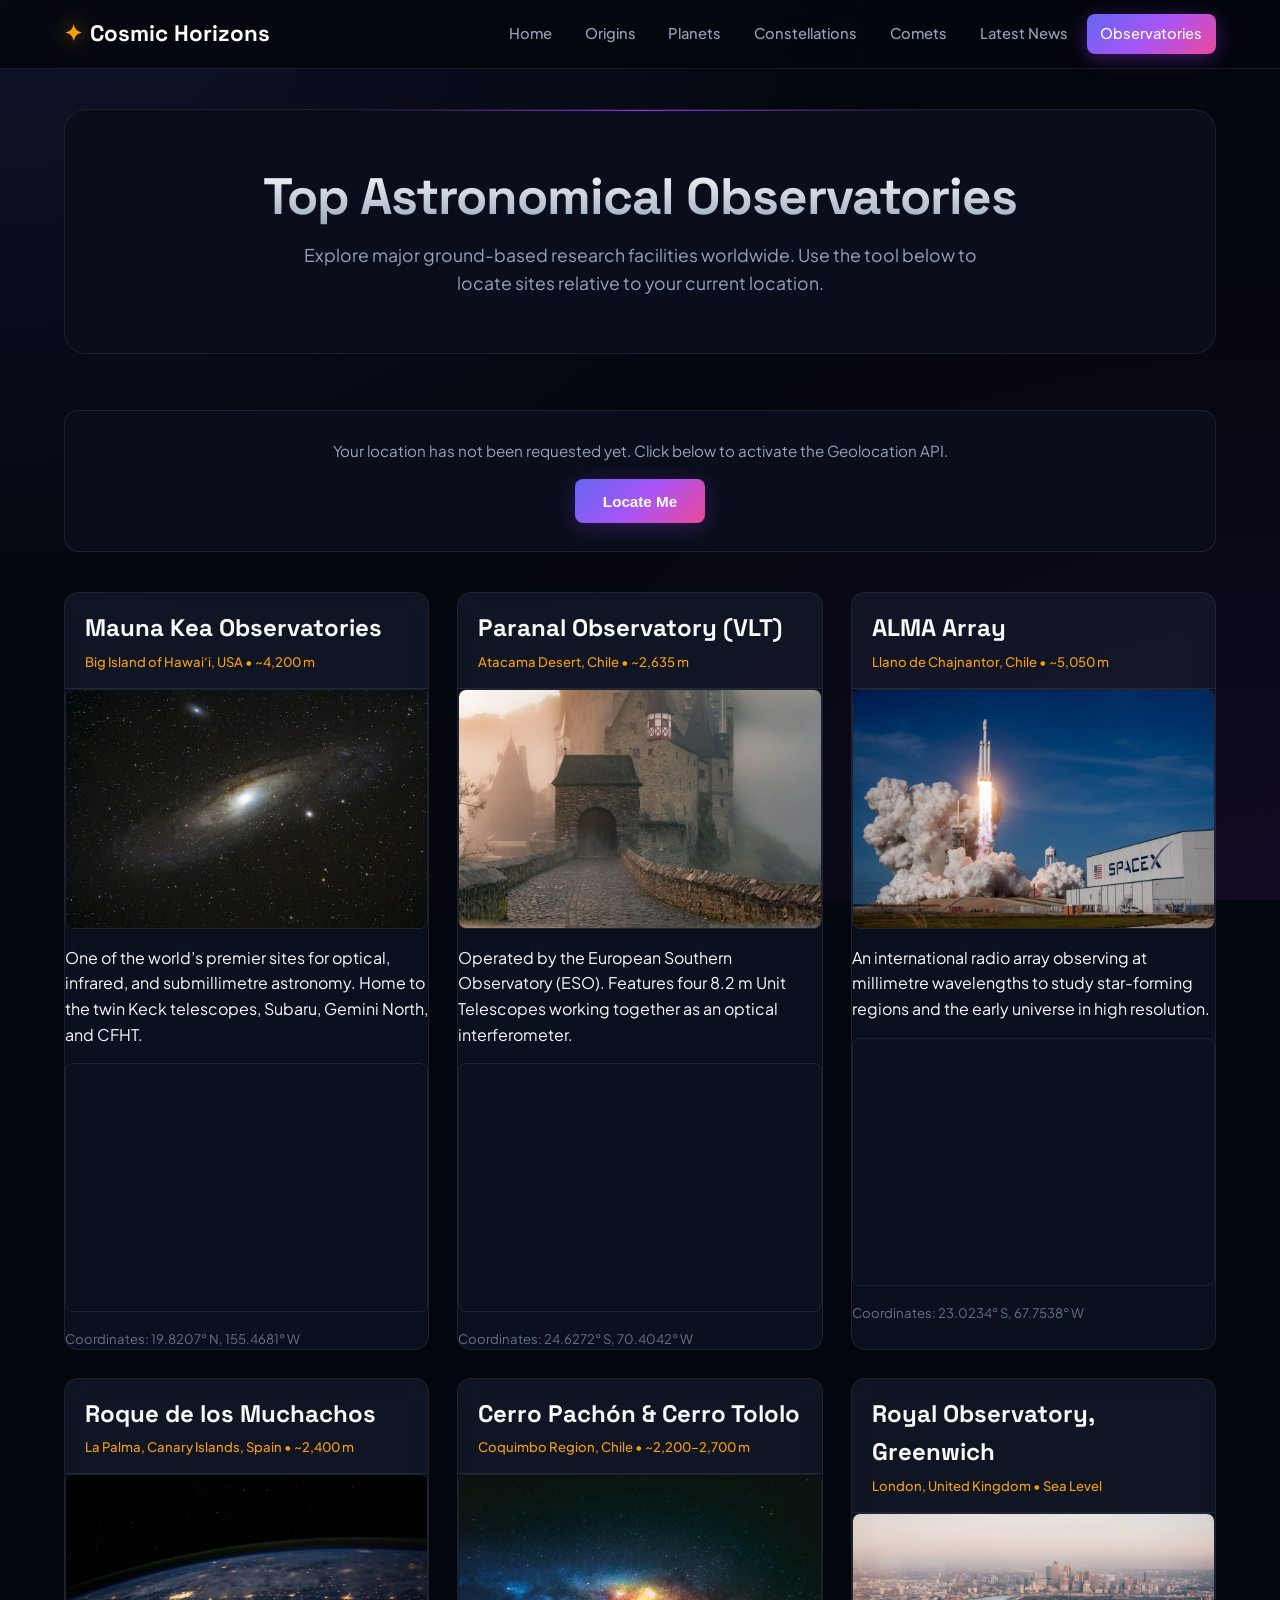
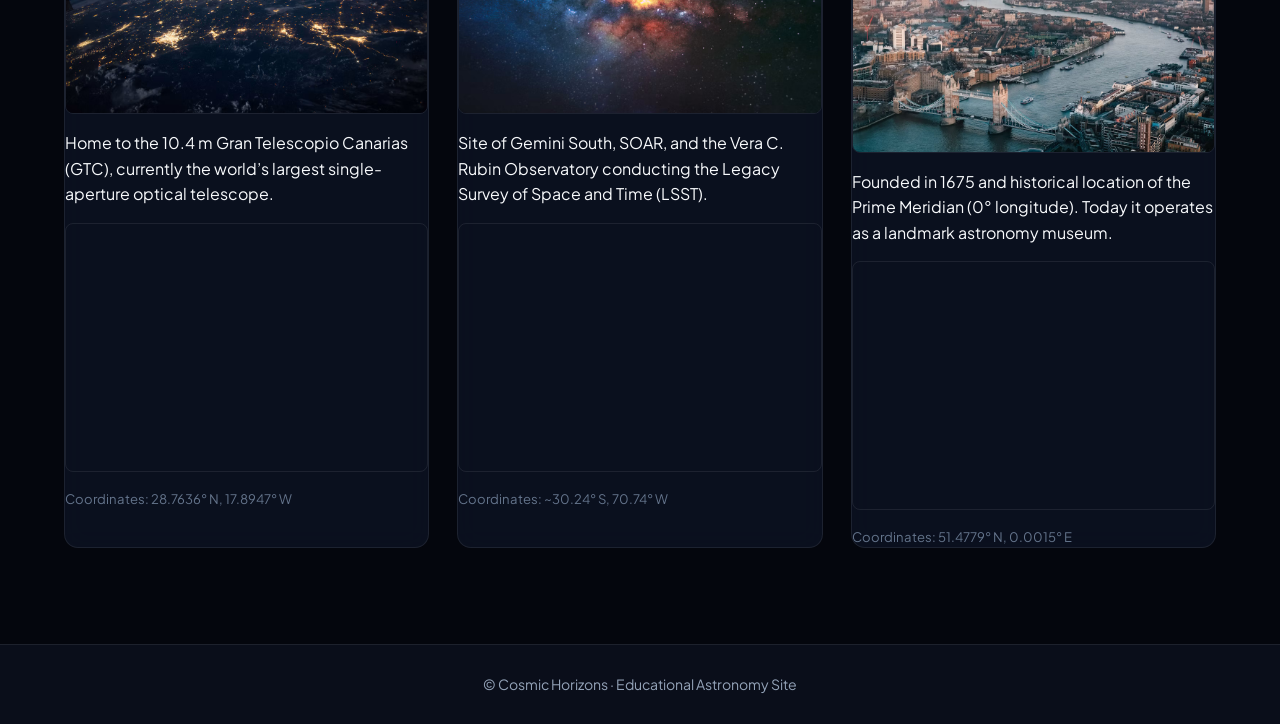
<file: observatories.html>
<!DOCTYPE html>
<html lang="en">
<head>
  <meta charset="UTF-8">
  <meta name="viewport" content="width=device-width, initial-scale=1.0">
  <title>Observatories | Cosmic Horizons</title>
  <link rel="icon" href="images/favicon.jpg" type="image/x-icon">
  <link rel="stylesheet" href="css/style.css">
</head>
<body>

  <!-- Site Header & Navigation -->
  <header class="site-header">
    <div class="nav-container">
      <a href="index.html" class="brand-logo">
        <span class="logo-symbol">✦</span> Cosmic Horizons
      </a>

      <button class="nav-toggle" id="menuToggle" type="button" aria-label="Toggle navigation menu">
        <span class="menu-icon">☰</span>
      </button>

      <nav class="nav-menu" id="navMenu">
        <ul class="nav-links">
          <li><a href="index.html">Home</a></li>
          <li><a href="categories.html">Origins</a></li>
          <li><a href="planets.html">Planets</a></li>
          <li><a href="constellations.html">Constellations</a></li>
          <li><a href="comets.html">Comets</a></li>
          <li><a href="developments.html">Latest News</a></li>
          <li><a href="observatories.html" class="active">Observatories</a></li>
        </ul>
      </nav>
    </div>
  </header>

  <main>
    <!-- Page Header Section -->
    <section class="page-header">
      <div class="header-content">
        <h1>Top Astronomical Observatories</h1>
        <p>
          Explore major ground-based research facilities worldwide. Use the tool below to locate sites relative to your current location.
        </p>
      </div>
    </section>

    <!-- Geolocation Control Tool -->
    <section class="location-tool-section">
      <div class="geo-status" id="geo-status">
        Your location has not been requested yet. Click below to activate the Geolocation API.
      </div>
      <div class="action-wrapper">
        <button type="button" class="btn" id="locate-btn">Locate Me</button>
      </div>
    </section>

    <!-- Observatories Grid -->
    <section class="observatory-grid">

      <!-- 1. Mauna Kea Observatories -->
      <article class="observatory-card">
        <header class="card-header">
          <h3>Mauna Kea Observatories</h3>
          <span class="location-tag">Big Island of Hawai‘i, USA &bull; ~4,200 m</span>
        </header>
        <div class="card-body">
          <img src="images/mauna-kea.jpg" alt="Mauna Kea Observatories" class="obs-thumb" loading="lazy">
          <p>
            One of the world’s premier sites for optical, infrared, and submillimetre astronomy. Home to the twin Keck telescopes, Subaru, Gemini North, and CFHT.
          </p>
          <div class="map-container">
            <iframe
              src="https://maps.google.com/maps?q=19.8207,-155.4681&z=12&output=embed"
              allowfullscreen
              loading="lazy"
              title="Map of Mauna Kea Observatories">
            </iframe>
          </div>
          <p class="coords-metadata">Coordinates: 19.8207° N, 155.4681° W</p>
        </div>
      </article>

      <!-- 2. Paranal Observatory -->
      <article class="observatory-card">
        <header class="card-header">
          <h3>Paranal Observatory (VLT)</h3>
          <span class="location-tag">Atacama Desert, Chile &bull; ~2,635 m</span>
        </header>
        <div class="card-body">
          <img src="images/paranal.jpg" alt="Paranal Observatory Very Large Telescope" class="obs-thumb" loading="lazy">
          <p>
            Operated by the European Southern Observatory (ESO). Features four 8.2 m Unit Telescopes working together as an optical interferometer.
          </p>
          <div class="map-container">
            <iframe
              src="https://maps.google.com/maps?q=-24.6272,-70.4042&z=12&output=embed"
              allowfullscreen
              loading="lazy"
              title="Map of Paranal Observatory">
            </iframe>
          </div>
          <p class="coords-metadata">Coordinates: 24.6272° S, 70.4042° W</p>
        </div>
      </article>

      <!-- 3. ALMA Radio Array -->
      <article class="observatory-card">
        <header class="card-header">
          <h3>ALMA Array</h3>
          <span class="location-tag">Llano de Chajnantor, Chile &bull; ~5,050 m</span>
        </header>
        <div class="card-body">
          <img src="images/alma.jpg" alt="ALMA Radio Antenna Array" class="obs-thumb" loading="lazy">
          <p>
            An international radio array observing at millimetre wavelengths to study star-forming regions and the early universe in high resolution.
          </p>
          <div class="map-container">
            <iframe
              src="https://maps.google.com/maps?q=-23.0234,-67.7538&z=12&output=embed"
              allowfullscreen
              loading="lazy"
              title="Map of ALMA Observatory">
            </iframe>
          </div>
          <p class="coords-metadata">Coordinates: 23.0234° S, 67.7538° W</p>
        </div>
      </article>

      <!-- 4. Roque de los Muchachos -->
      <article class="observatory-card">
        <header class="card-header">
          <h3>Roque de los Muchachos</h3>
          <span class="location-tag">La Palma, Canary Islands, Spain &bull; ~2,400 m</span>
        </header>
        <div class="card-body">
          <img src="images/roque-delos-muchachos.jpg" alt="Roque de los Muchachos Observatory" class="obs-thumb" loading="lazy">
          <p>
            Home to the 10.4 m Gran Telescopio Canarias (GTC), currently the world’s largest single-aperture optical telescope.
          </p>
          <div class="map-container">
            <iframe
              src="https://maps.google.com/maps?q=28.7636,-17.8947&z=12&output=embed"
              allowfullscreen
              loading="lazy"
              title="Map of Roque de los Muchachos">
            </iframe>
          </div>
          <p class="coords-metadata">Coordinates: 28.7636° N, 17.8947° W</p>
        </div>
      </article>

      <!-- 5. Cerro Pachón & Cerro Tololo -->
      <article class="observatory-card">
        <header class="card-header">
          <h3>Cerro Pachón &amp; Cerro Tololo</h3>
          <span class="location-tag">Coquimbo Region, Chile &bull; ~2,200–2,700 m</span>
        </header>
        <div class="card-body">
          <img src="images/cerro-pachon.jpg" alt="Vera C. Rubin Observatory" class="obs-thumb" loading="lazy">
          <p>
            Site of Gemini South, SOAR, and the Vera C. Rubin Observatory conducting the Legacy Survey of Space and Time (LSST).
          </p>
          <div class="map-container">
            <iframe
              src="https://maps.google.com/maps?q=-30.2407,-70.7366&z=11&output=embed"
              allowfullscreen
              loading="lazy"
              title="Map of Cerro Pachón Observatories">
            </iframe>
          </div>
          <p class="coords-metadata">Coordinates: ~30.24° S, 70.74° W</p>
        </div>
      </article>

      <!-- 6. Royal Observatory Greenwich -->
      <article class="observatory-card">
        <header class="card-header">
          <h3>Royal Observatory, Greenwich</h3>
          <span class="location-tag">London, United Kingdom &bull; Sea Level</span>
        </header>
        <div class="card-body">
          <img src="images/greenwich.jpg" alt="Royal Observatory Greenwich" class="obs-thumb" loading="lazy">
          <p>
            Founded in 1675 and historical location of the Prime Meridian (0° longitude). Today it operates as a landmark astronomy museum.
          </p>
          <div class="map-container">
            <iframe
              src="https://maps.google.com/maps?q=51.4779,0.0015&z=14&output=embed"
              allowfullscreen
              loading="lazy"
              title="Map of Royal Observatory Greenwich">
            </iframe>
          </div>
          <p class="coords-metadata">Coordinates: 51.4779° N, 0.0015° E</p>
        </div>
      </article>

    </section>
  </main>

  <!-- Site Footer -->
  <footer class="site-footer">
    <p>&copy; Cosmic Horizons &middot; Educational Astronomy Site</p>
  </footer>

  <script src="js/script.js"></script>
</body>
</html>
</file>
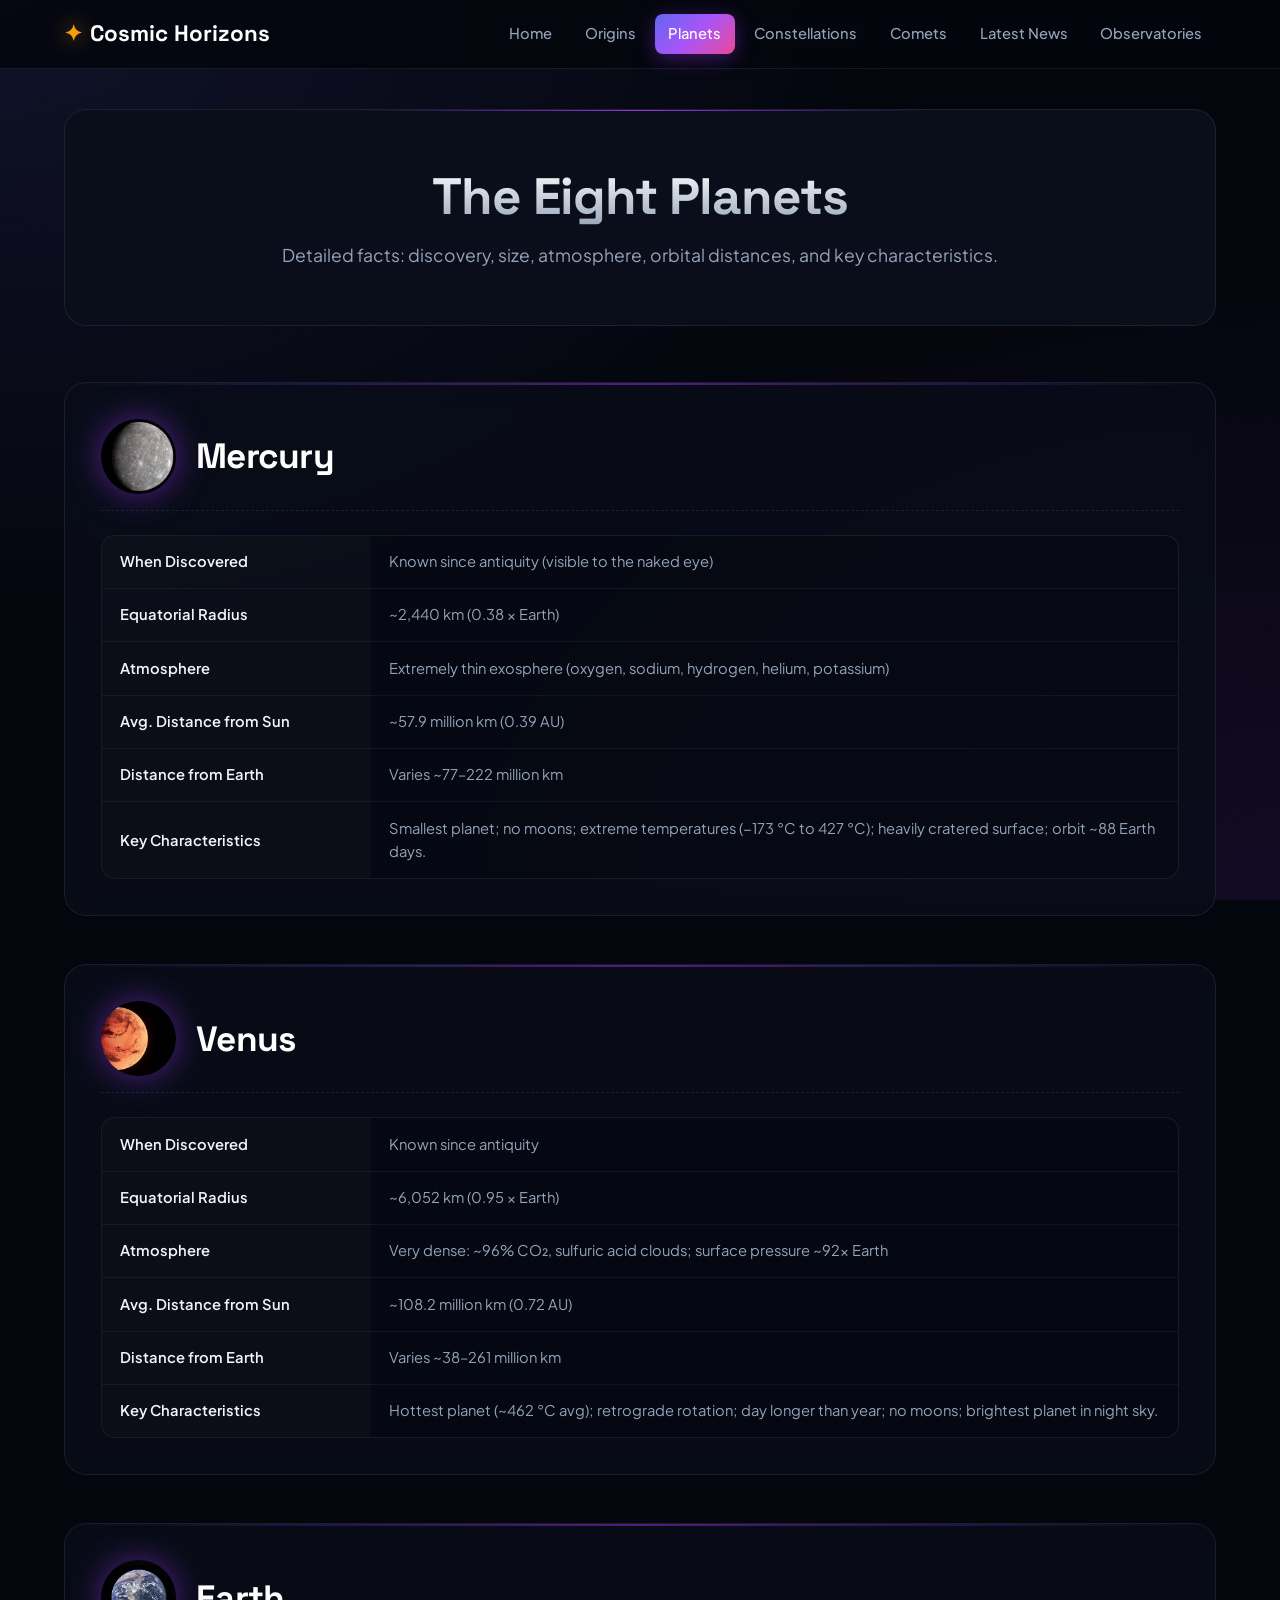
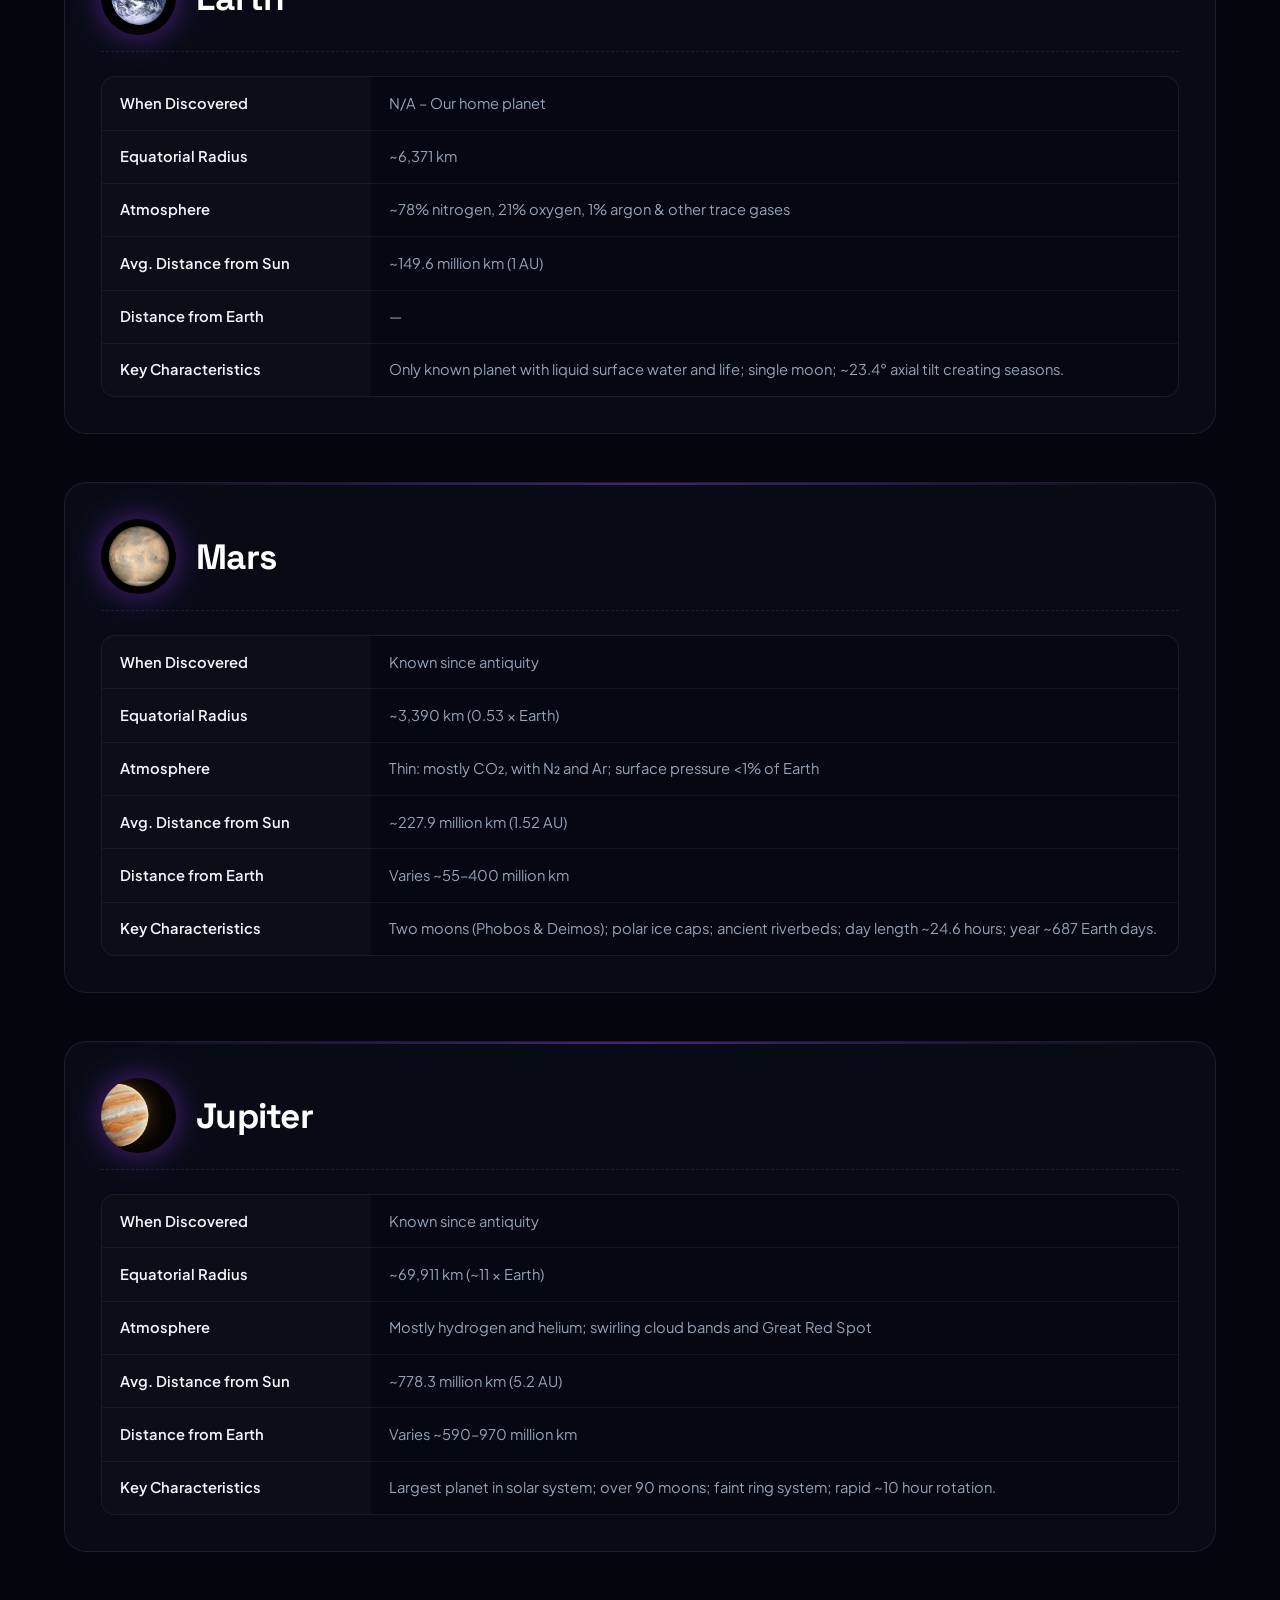
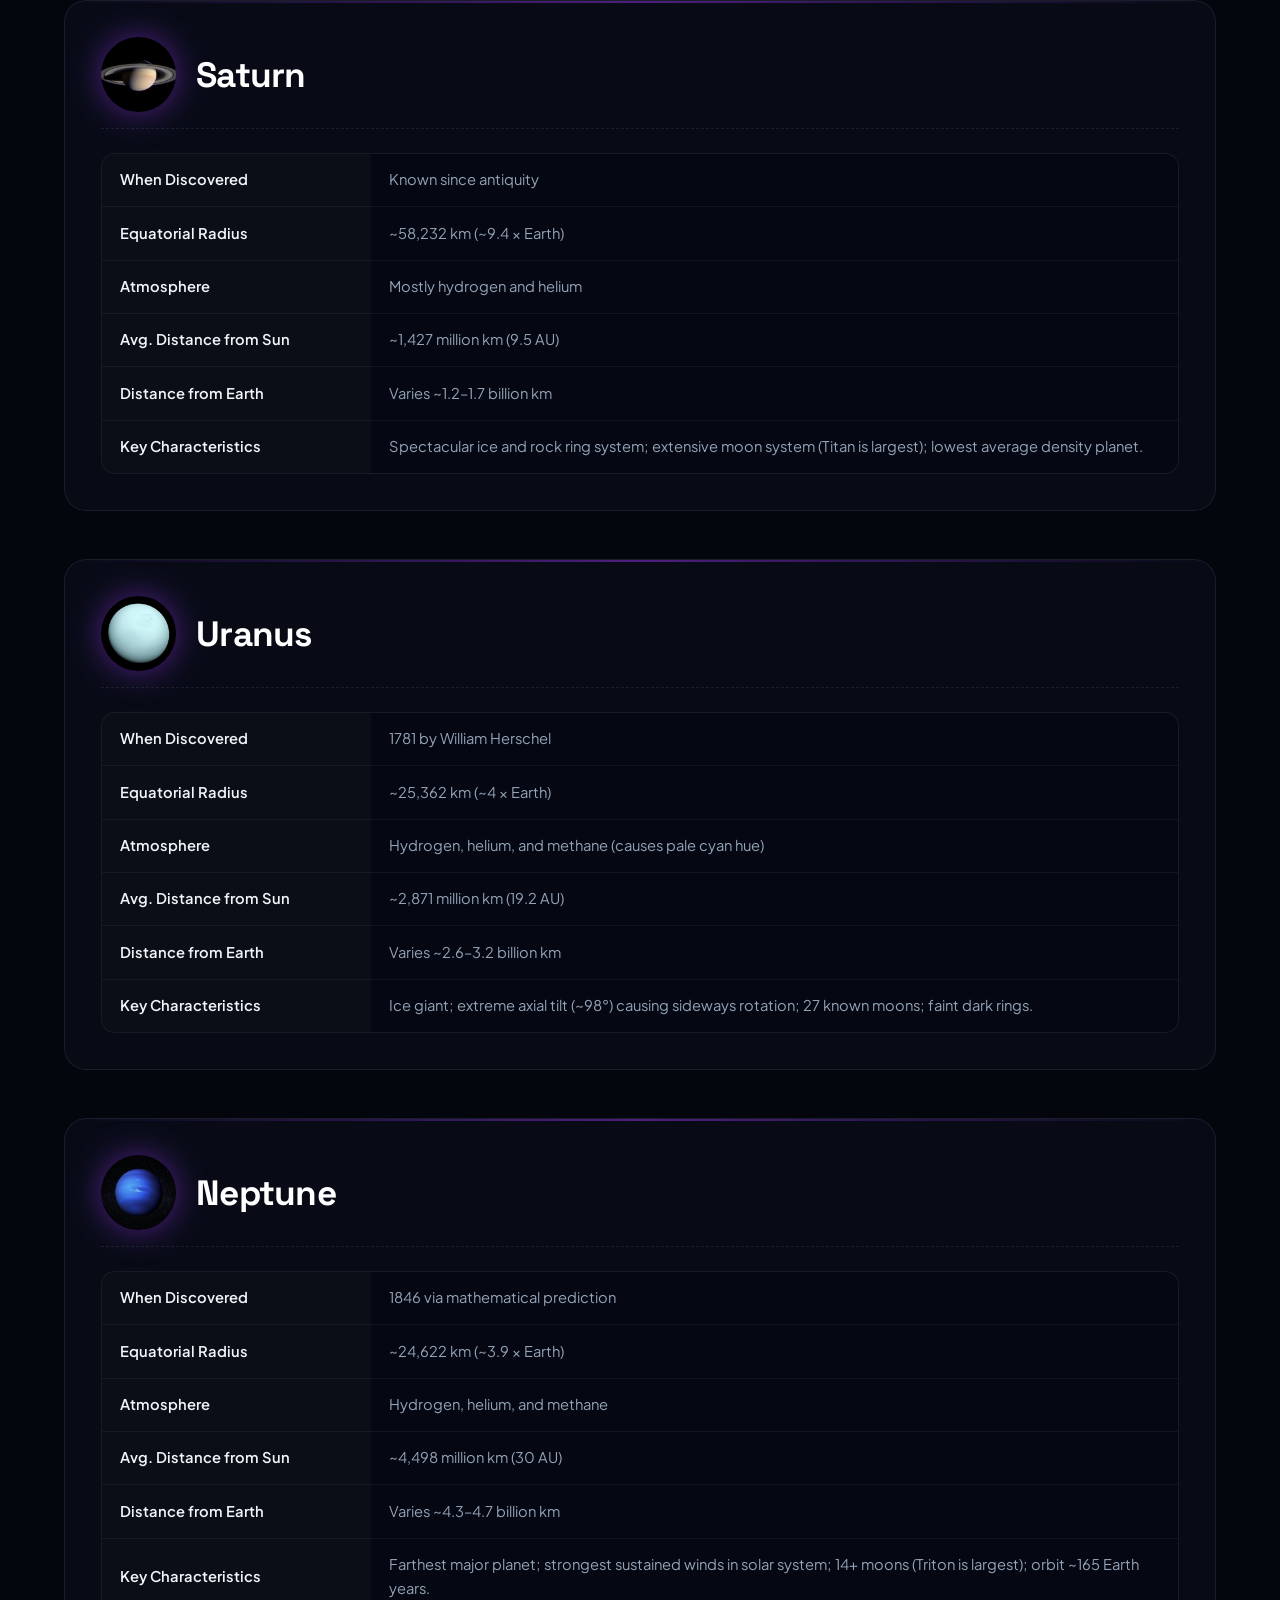
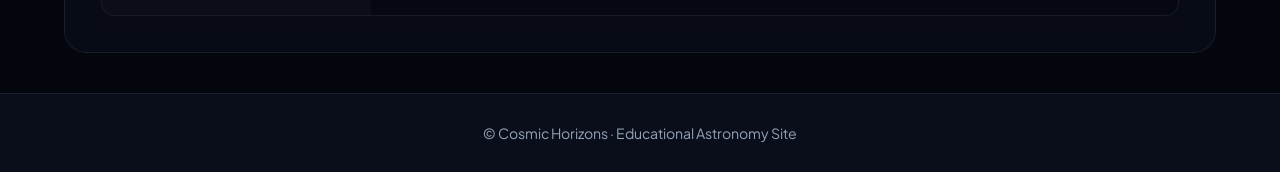
<file: planets.html>
<!DOCTYPE html>
<html lang="en">
<head>
  <meta charset="UTF-8">
  <meta name="viewport" content="width=device-width, initial-scale=1.0">
  <title>Planets of the Solar System | Cosmic Horizons</title>
  <link rel="icon" href="images/favicon.jpg" type="image/x-icon">
  <link rel="stylesheet" href="css/style.css">
</head>
<body>

  <!-- Site Header & Navigation -->
  <header class="site-header">
    <div class="nav-container">
      <a href="index.html" class="brand-logo">
        <span class="logo-symbol">✦</span> Cosmic Horizons
      </a>

      <button class="nav-toggle" id="menuToggle" type="button" aria-label="Toggle navigation menu">
        <span class="menu-icon">☰</span>
      </button>

      <nav class="nav-menu" id="navMenu">
        <ul class="nav-links">
          <li><a href="index.html">Home</a></li>
          <li><a href="categories.html">Origins</a></li>
          <li><a href="planets.html" class="active">Planets</a></li>
          <li><a href="constellations.html">Constellations</a></li>
          <li><a href="comets.html">Comets</a></li>
          <li><a href="developments.html">Latest News</a></li>
          <li><a href="observatories.html">Observatories</a></li>
        </ul>
      </nav>
    </div>
  </header>

  <main>
    <!-- Page Header Section -->
    <section class="page-header">
      <div class="header-content">
        <h1>The Eight Planets</h1>
        <p>
          Detailed facts: discovery, size, atmosphere, orbital distances, and key characteristics.
        </p>
      </div>
    </section>

    <!-- Planets Detailed List -->
    <div class="planets-detail-container">

      <!-- Mercury -->
      <article class="planet-detail-card" id="mercury">
        <header class="planet-card-header">
          <img src="images/mercury.jpg" alt="Mercury planet" class="planet-avatar" loading="lazy">
          <h2>Mercury</h2>
        </header>
        <div class="table-wrapper">
          <table class="planet-spec-table">
            <tr><th>When Discovered</th><td>Known since antiquity (visible to the naked eye)</td></tr>
            <tr><th>Equatorial Radius</th><td>~2,440 km (0.38 &times; Earth)</td></tr>
            <tr><th>Atmosphere</th><td>Extremely thin exosphere (oxygen, sodium, hydrogen, helium, potassium)</td></tr>
            <tr><th>Avg. Distance from Sun</th><td>~57.9 million km (0.39 AU)</td></tr>
            <tr><th>Distance from Earth</th><td>Varies ~77–222 million km</td></tr>
            <tr><th>Key Characteristics</th><td>Smallest planet; no moons; extreme temperatures (−173 °C to 427 °C); heavily cratered surface; orbit ~88 Earth days.</td></tr>
          </table>
        </div>
      </article>

      <!-- Venus -->
      <article class="planet-detail-card" id="venus">
        <header class="planet-card-header">
          <img src="images/venus.jpg" alt="Venus planet" class="planet-avatar" loading="lazy">
          <h2>Venus</h2>
        </header>
        <div class="table-wrapper">
          <table class="planet-spec-table">
            <tr><th>When Discovered</th><td>Known since antiquity</td></tr>
            <tr><th>Equatorial Radius</th><td>~6,052 km (0.95 &times; Earth)</td></tr>
            <tr><th>Atmosphere</th><td>Very dense: ~96% CO₂, sulfuric acid clouds; surface pressure ~92&times; Earth</td></tr>
            <tr><th>Avg. Distance from Sun</th><td>~108.2 million km (0.72 AU)</td></tr>
            <tr><th>Distance from Earth</th><td>Varies ~38–261 million km</td></tr>
            <tr><th>Key Characteristics</th><td>Hottest planet (~462 °C avg); retrograde rotation; day longer than year; no moons; brightest planet in night sky.</td></tr>
          </table>
        </div>
      </article>

      <!-- Earth -->
      <article class="planet-detail-card" id="earth">
        <header class="planet-card-header">
          <img src="images/earth.jpg" alt="Earth planet" class="planet-avatar" loading="lazy">
          <h2>Earth</h2>
        </header>
        <div class="table-wrapper">
          <table class="planet-spec-table">
            <tr><th>When Discovered</th><td>N/A – Our home planet</td></tr>
            <tr><th>Equatorial Radius</th><td>~6,371 km</td></tr>
            <tr><th>Atmosphere</th><td>~78% nitrogen, 21% oxygen, 1% argon &amp; other trace gases</td></tr>
            <tr><th>Avg. Distance from Sun</th><td>~149.6 million km (1 AU)</td></tr>
            <tr><th>Distance from Earth</th><td>—</td></tr>
            <tr><th>Key Characteristics</th><td>Only known planet with liquid surface water and life; single moon; ~23.4° axial tilt creating seasons.</td></tr>
          </table>
        </div>
      </article>

      <!-- Mars -->
      <article class="planet-detail-card" id="mars">
        <header class="planet-card-header">
          <img src="images/mars.jpg" alt="Mars planet" class="planet-avatar" loading="lazy">
          <h2>Mars</h2>
        </header>
        <div class="table-wrapper">
          <table class="planet-spec-table">
            <tr><th>When Discovered</th><td>Known since antiquity</td></tr>
            <tr><th>Equatorial Radius</th><td>~3,390 km (0.53 &times; Earth)</td></tr>
            <tr><th>Atmosphere</th><td>Thin: mostly CO₂, with N₂ and Ar; surface pressure &lt;1% of Earth</td></tr>
            <tr><th>Avg. Distance from Sun</th><td>~227.9 million km (1.52 AU)</td></tr>
            <tr><th>Distance from Earth</th><td>Varies ~55–400 million km</td></tr>
            <tr><th>Key Characteristics</th><td>Two moons (Phobos &amp; Deimos); polar ice caps; ancient riverbeds; day length ~24.6 hours; year ~687 Earth days.</td></tr>
          </table>
        </div>
      </article>

      <!-- Jupiter -->
      <article class="planet-detail-card" id="jupiter">
        <header class="planet-card-header">
          <img src="images/jupiter.jpg" alt="Jupiter planet" class="planet-avatar" loading="lazy">
          <h2>Jupiter</h2>
        </header>
        <div class="table-wrapper">
          <table class="planet-spec-table">
            <tr><th>When Discovered</th><td>Known since antiquity</td></tr>
            <tr><th>Equatorial Radius</th><td>~69,911 km (~11 &times; Earth)</td></tr>
            <tr><th>Atmosphere</th><td>Mostly hydrogen and helium; swirling cloud bands and Great Red Spot</td></tr>
            <tr><th>Avg. Distance from Sun</th><td>~778.3 million km (5.2 AU)</td></tr>
            <tr><th>Distance from Earth</th><td>Varies ~590–970 million km</td></tr>
            <tr><th>Key Characteristics</th><td>Largest planet in solar system; over 90 moons; faint ring system; rapid ~10 hour rotation.</td></tr>
          </table>
        </div>
      </article>

      <!-- Saturn -->
      <article class="planet-detail-card" id="saturn">
        <header class="planet-card-header">
          <img src="images/saturn.jpg" alt="Saturn planet" class="planet-avatar" loading="lazy">
          <h2>Saturn</h2>
        </header>
        <div class="table-wrapper">
          <table class="planet-spec-table">
            <tr><th>When Discovered</th><td>Known since antiquity</td></tr>
            <tr><th>Equatorial Radius</th><td>~58,232 km (~9.4 &times; Earth)</td></tr>
            <tr><th>Atmosphere</th><td>Mostly hydrogen and helium</td></tr>
            <tr><th>Avg. Distance from Sun</th><td>~1,427 million km (9.5 AU)</td></tr>
            <tr><th>Distance from Earth</th><td>Varies ~1.2–1.7 billion km</td></tr>
            <tr><th>Key Characteristics</th><td>Spectacular ice and rock ring system; extensive moon system (Titan is largest); lowest average density planet.</td></tr>
          </table>
        </div>
      </article>

      <!-- Uranus -->
      <article class="planet-detail-card" id="uranus">
        <header class="planet-card-header">
          <img src="images/uranus.jpg" alt="Uranus planet" class="planet-avatar" loading="lazy">
          <h2>Uranus</h2>
        </header>
        <div class="table-wrapper">
          <table class="planet-spec-table">
            <tr><th>When Discovered</th><td>1781 by William Herschel</td></tr>
            <tr><th>Equatorial Radius</th><td>~25,362 km (~4 &times; Earth)</td></tr>
            <tr><th>Atmosphere</th><td>Hydrogen, helium, and methane (causes pale cyan hue)</td></tr>
            <tr><th>Avg. Distance from Sun</th><td>~2,871 million km (19.2 AU)</td></tr>
            <tr><th>Distance from Earth</th><td>Varies ~2.6–3.2 billion km</td></tr>
            <tr><th>Key Characteristics</th><td>Ice giant; extreme axial tilt (~98°) causing sideways rotation; 27 known moons; faint dark rings.</td></tr>
          </table>
        </div>
      </article>

      <!-- Neptune -->
      <article class="planet-detail-card" id="neptune">
        <header class="planet-card-header">
          <img src="images/neptune.jpg" alt="Neptune planet" class="planet-avatar" loading="lazy">
          <h2>Neptune</h2>
        </header>
        <div class="table-wrapper">
          <table class="planet-spec-table">
            <tr><th>When Discovered</th><td>1846 via mathematical prediction</td></tr>
            <tr><th>Equatorial Radius</th><td>~24,622 km (~3.9 &times; Earth)</td></tr>
            <tr><th>Atmosphere</th><td>Hydrogen, helium, and methane</td></tr>
            <tr><th>Avg. Distance from Sun</th><td>~4,498 million km (30 AU)</td></tr>
            <tr><th>Distance from Earth</th><td>Varies ~4.3–4.7 billion km</td></tr>
            <tr><th>Key Characteristics</th><td>Farthest major planet; strongest sustained winds in solar system; 14+ moons (Triton is largest); orbit ~165 Earth years.</td></tr>
          </table>
        </div>
      </article>

    </div>
  </main>

  <!-- Site Footer -->
  <footer class="site-footer">
    <p>&copy; Cosmic Horizons &middot; Educational Astronomy Site</p>
  </footer>

  <script src="js/script.js"></script>
</body>
</html>
</file>
<file: css/style.css>
/* ==========================================================================
   Cosmic Horizons — Universal & Fully Responsive Stylesheet
   ========================================================================== */

/* 1. Google Fonts & Design Tokens */
@import url('https://fonts.googleapis.com/css2?family=Plus+Jakarta+Sans:wght@300;400;500;600;700&family=Space+Grotesk:wght@400;500;600;700&display=swap');

:root {
  /* Color Palette */
  --bg-dark: #04060d;
  --bg-surface: #0a0e1a;
  --bg-card: rgba(15, 22, 41, 0.65);
  --bg-card-hover: rgba(23, 33, 61, 0.85);

  --accent-purple: #9333ea;
  --accent-indigo: #6366f1;
  --accent-cyan: #06b6d4;
  --accent-gold: #f59e0b;

  --gradient-accent: linear-gradient(135deg, #6366f1 0%, #a855f7 50%, #ec4899 100%);
  --gradient-title: linear-gradient(180deg, #ffffff 0%, #94a3b8 100%);

  --text-primary: #f8fafc;
  --text-secondary: #94a3b8;
  --text-muted: #64748b;

  --border-light: rgba(255, 255, 255, 0.08);
  --border-glow: rgba(147, 51, 234, 0.4);

  --font-heading: 'Space Grotesk', sans-serif;
  --font-body: 'Plus Jakarta Sans', sans-serif;

  --radius-sm: 8px;
  --radius-md: 14px;
  --radius-lg: 22px;

  --transition: all 0.3s cubic-bezier(0.16, 1, 0.3, 1);
}

/* 2. Global Resets & Body Setup */
*, *::before, *::after {
  box-sizing: border-box;
  margin: 0;
  padding: 0;
}

html {
  scroll-behavior: smooth;
  font-size: 100%;
}

body {
  background-color: var(--bg-dark);
  background-image: 
    radial-gradient(ellipse at top left, rgba(99, 102, 241, 0.12) 0%, transparent 50%),
    radial-gradient(ellipse at bottom right, rgba(147, 51, 234, 0.1) 0%, transparent 50%);
  background-attachment: fixed;
  color: var(--text-primary);
  font-family: var(--font-body);
  line-height: 1.6;
  min-height: 100vh;
  display: flex;
  flex-direction: column;
  overflow-x: hidden;
}

/* Custom Scrollbar */
::-webkit-scrollbar {
  width: 8px;
}
::-webkit-scrollbar-track {
  background: var(--bg-dark);
}
::-webkit-scrollbar-thumb {
  background: rgba(255, 255, 255, 0.15);
  border-radius: 4px;
}
::-webkit-scrollbar-thumb:hover {
  background: var(--accent-purple);
}

main {
  flex: 1;
  max-width: 1200px;
  width: 100%;
  margin: 0 auto;
  padding: clamp(1.25rem, 4vw, 2.5rem) clamp(1rem, 3vw, 1.5rem);
}

/* Fluid Typography */
h1 {
  font-size: clamp(1.8rem, 4vw + 1rem, 3.2rem);
  font-family: var(--font-heading);
  letter-spacing: -0.02em;
  line-height: 1.2;
}

h2 {
  font-size: clamp(1.4rem, 2.5vw + 0.8rem, 2.2rem);
  font-family: var(--font-heading);
  letter-spacing: -0.02em;
  line-height: 1.3;
}

h3 {
  font-size: clamp(1.15rem, 1.5vw + 0.8rem, 1.5rem);
  font-family: var(--font-heading);
}

h4 {
  font-family: var(--font-heading);
}

a {
  color: var(--accent-cyan);
  text-decoration: none;
  transition: var(--transition);
}

a:hover {
  color: #fff;
}

img {
  max-width: 100%;
  height: auto;
  display: block;
}

/* 3. Header & Navigation (Desktop & Mobile) */
.site-header {
  background: rgba(4, 6, 13, 0.85);
  backdrop-filter: blur(16px);
  -webkit-backdrop-filter: blur(16px);
  border-bottom: 1px solid var(--border-light);
  position: sticky;
  top: 0;
  z-index: 1000;
  width: 100%;
}

.nav-container {
  max-width: 1200px;
  margin: 0 auto;
  padding: 0.9rem clamp(1rem, 3vw, 1.5rem);
  display: flex;
  align-items: center;
  justify-content: space-between;
}

.brand-logo {
  font-family: var(--font-heading);
  font-size: clamp(1.15rem, 2vw + 0.5rem, 1.4rem);
  font-weight: 700;
  color: #fff;
  display: flex;
  align-items: center;
  gap: 0.5rem;
  white-space: nowrap;
}

.logo-symbol {
  color: var(--accent-gold);
  filter: drop-shadow(0 0 10px rgba(245, 158, 11, 0.8));
  animation: floatIcon 3s infinite ease-in-out;
}

@keyframes floatIcon {
  0%, 100% { transform: translateY(0); }
  50% { transform: translateY(-3px); }
}

.nav-toggle {
  display: none;
  background: rgba(255, 255, 255, 0.05);
  border: 1px solid var(--border-light);
  color: var(--text-primary);
  font-size: 1.3rem;
  min-width: 44px;
  min-height: 44px;
  border-radius: var(--radius-sm);
  cursor: pointer;
  transition: var(--transition);
  align-items: center;
  justify-content: center;
}

.nav-toggle:hover {
  background: rgba(255, 255, 255, 0.1);
}

.nav-links {
  display: flex;
  list-style: none;
  gap: 0.35rem;
}

.nav-links a {
  color: var(--text-secondary);
  font-weight: 500;
  font-size: 0.92rem;
  padding: 0.5rem 0.85rem;
  border-radius: var(--radius-sm);
  transition: var(--transition);
  display: inline-block;
}

.nav-links a:hover {
  color: #fff;
  background: rgba(255, 255, 255, 0.06);
}

.nav-links a.active {
  color: #fff;
  background: var(--gradient-accent);
  box-shadow: 0 4px 20px rgba(147, 51, 234, 0.4);
}

/* 4. Hero Section & Page Headers */
.hero-section {
  position: relative;
  padding: 0;
  overflow: hidden;
  border-radius: var(--radius-lg);
  background: var(--bg-surface);
  border: 1px solid var(--border-light);
  box-shadow: 0 20px 40px rgba(0, 0, 0, 0.5);
  margin-bottom: clamp(2rem, 5vw, 3.5rem);
}

.hero-banner-wrapper {
  position: relative;
  width: 100%;
  height: clamp(260px, 45vh, 420px);
  overflow: hidden;
}

.hero-banner {
  width: 100%;
  height: 100%;
  object-fit: cover;
  filter: brightness(0.75);
  transition: transform 1.2s cubic-bezier(0.16, 1, 0.3, 1);
}

.hero-section:hover .hero-banner {
  transform: scale(1.04);
}

.hero-banner-wrapper::after {
  content: '';
  position: absolute;
  inset: 0;
  background: linear-gradient(180deg, rgba(4, 6, 13, 0.2) 0%, rgba(4, 6, 13, 0.85) 80%, var(--bg-dark) 100%);
}

.hero-text {
  position: absolute;
  bottom: 0;
  left: 0;
  right: 0;
  z-index: 2;
  padding: clamp(1.25rem, 4vw, 2.5rem) clamp(1rem, 3vw, 2rem);
  text-align: center;
}

.hero-text h1 {
  margin-bottom: 0.6rem;
  background: linear-gradient(135deg, #ffffff 0%, #c084fc 100%);
  -webkit-background-clip: text;
  -webkit-text-fill-color: transparent;
}

.hero-text p {
  color: #cbd5e1;
  font-size: clamp(0.95rem, 1.5vw + 0.5rem, 1.15rem);
  max-width: 750px;
  margin: 0 auto;
}

.page-header {
  text-align: center;
  margin-bottom: clamp(2rem, 5vw, 3.5rem);
  padding: clamp(2rem, 5vw, 3.5rem) clamp(1rem, 3vw, 2rem);
  background: var(--bg-surface);
  border-radius: var(--radius-lg);
  border: 1px solid var(--border-light);
  position: relative;
  overflow: hidden;
}

.page-header::before {
  content: '';
  position: absolute;
  top: 0;
  left: 50%;
  transform: translateX(-50%);
  width: 50%;
  height: 1px;
  background: linear-gradient(90deg, transparent, var(--accent-purple), transparent);
}

.page-header h1 {
  margin-bottom: 0.8rem;
  background: var(--gradient-title);
  -webkit-background-clip: text;
  -webkit-text-fill-color: transparent;
}

.page-header p {
  color: var(--text-secondary);
  font-size: clamp(0.95rem, 1.2vw + 0.6rem, 1.1rem);
  max-width: 720px;
  margin: 0 auto;
}

.section-title {
  font-size: clamp(1.5rem, 3vw, 2rem);
  margin-bottom: 0.5rem;
  color: #fff;
}

.section-subtitle {
  color: var(--text-secondary);
  margin-bottom: 2rem;
  font-size: 0.95rem;
}

/* 5. Responsive Card Grids */
.planet-grid,
.info-grid,
.observatory-grid {
  display: grid;
  grid-template-columns: repeat(auto-fill, minmax(clamp(250px, 100%, 280px), 1fr));
  gap: clamp(1.25rem, 3vw, 1.75rem);
  margin-bottom: clamp(2.5rem, 5vw, 3.5rem);
}

.planet-card,
.info-card,
.observatory-card {
  background: var(--bg-card);
  backdrop-filter: blur(12px);
  -webkit-backdrop-filter: blur(12px);
  border: 1px solid var(--border-light);
  border-radius: var(--radius-md);
  overflow: hidden;
  transition: var(--transition);
  display: flex;
  flex-direction: column;
}

.planet-card:hover,
.info-card:hover,
.observatory-card:hover {
  transform: translateY(-6px);
  background: var(--bg-card-hover);
  border-color: var(--border-glow);
  box-shadow: 0 15px 30px -10px rgba(147, 51, 234, 0.25);
}

.planet-card img {
  width: 100%;
  height: 200px;
  object-fit: cover;
  transition: transform 0.6s ease;
}

.planet-card:hover img {
  transform: scale(1.06);
}

.card-content,
.info-card {
  padding: 1.25rem;
  flex: 1;
  display: flex;
  flex-direction: column;
}

.card-content h3,
.info-card h3 {
  margin-bottom: 0.5rem;
  color: #fff;
}

.card-content p,
.info-card p {
  color: var(--text-secondary);
  font-size: 0.92rem;
  margin-bottom: 1.25rem;
  flex: 1;
}

.card-link {
  display: inline-flex;
  align-items: center;
  gap: 0.4rem;
  padding: 0.5rem 1rem;
  background: rgba(255, 255, 255, 0.04);
  border: 1px solid var(--border-light);
  border-radius: var(--radius-sm);
  color: var(--accent-cyan);
  font-weight: 600;
  font-size: 0.88rem;
  transition: var(--transition);
  width: fit-content;
}

.planet-card:hover .card-link {
  background: var(--gradient-accent);
  color: #fff;
  border-color: transparent;
  box-shadow: 0 4px 15px rgba(147, 51, 234, 0.4);
}

/* 6. Overview Section */
.overview-section {
  background: var(--bg-surface);
  border: 1px solid var(--border-light);
  border-radius: var(--radius-lg);
  padding: clamp(1.5rem, 4vw, 3rem) clamp(1.25rem, 3vw, 2.5rem);
  margin-bottom: 3rem;
}

.overview-section h2 {
  color: #fff;
  text-align: center;
  margin-bottom: clamp(1.5rem, 3vw, 2.5rem);
}

.overview-content {
  display: grid;
  grid-template-columns: 1fr 1.2fr;
  gap: clamp(1.5rem, 4vw, 2.5rem);
  align-items: center;
}

.overview-img {
  width: 100%;
  max-height: 360px;
  object-fit: cover;
  border-radius: var(--radius-md);
  border: 1px solid var(--border-light);
  box-shadow: 0 15px 30px rgba(0, 0, 0, 0.5);
}

.feature-list {
  display: grid;
  grid-template-columns: repeat(auto-fit, minmax(200px, 1fr));
  gap: 1rem;
  list-style: none;
}

.feature-list li {
  background: rgba(255, 255, 255, 0.02);
  border: 1px solid var(--border-light);
  padding: 1rem;
  border-radius: var(--radius-sm);
  color: var(--text-secondary);
  font-size: 0.92rem;
  transition: var(--transition);
}

.feature-list li:hover {
  background: rgba(255, 255, 255, 0.05);
  border-color: var(--accent-purple);
  transform: translateX(4px);
  color: #fff;
}

.feature-list li strong {
  color: var(--accent-gold);
  display: block;
  font-size: 1rem;
  margin-bottom: 0.2rem;
}

/* 7. Article Sections */
.article-section {
  background: var(--bg-surface);
  border: 1px solid var(--border-light);
  border-radius: var(--radius-lg);
  padding: clamp(1.25rem, 3vw, 2.25rem);
  margin-bottom: 2.5rem;
  transition: var(--transition);
}

.section-header h2 {
  color: #fff;
  padding-bottom: 0.6rem;
  margin-bottom: 1.25rem;
  position: relative;
}

.section-header h2::after {
  content: '';
  position: absolute;
  bottom: 0;
  left: 0;
  width: 50px;
  height: 3px;
  background: var(--gradient-accent);
  border-radius: 2px;
}

.article-img {
  width: 100%;
  max-height: 400px;
  object-fit: cover;
  border-radius: var(--radius-md);
  margin-bottom: 1.25rem;
  border: 1px solid var(--border-light);
}

.info-block {
  margin: 1.25rem 0;
}

.info-block h3 {
  margin-bottom: 0.6rem;
  color: #e2e8f0;
}

.styled-list {
  list-style: none;
}

.styled-list li {
  position: relative;
  padding-left: 1.5rem;
  margin-bottom: 0.7rem;
  color: var(--text-secondary);
  font-size: 0.95rem;
}

.styled-list li::before {
  content: '✦';
  position: absolute;
  left: 0;
  color: var(--accent-purple);
  font-size: 0.85rem;
}

.styled-list li strong {
  color: #fff;
}

.summary-note {
  background: rgba(99, 102, 241, 0.08);
  border-left: 4px solid var(--accent-indigo);
  padding: 1rem 1.25rem;
  border-radius: var(--radius-sm);
  margin-top: 1.25rem;
  font-size: 0.92rem;
  color: #cbd5e1;
}

/* 8. Responsive Planets Detail Table */
.planets-detail-container {
  display: flex;
  flex-direction: column;
  gap: clamp(2rem, 4vw, 3rem);
}

.planet-detail-card {
  position: relative;
  background: rgba(10, 14, 26, 0.75);
  backdrop-filter: blur(16px);
  -webkit-backdrop-filter: blur(16px);
  border: 1px solid var(--border-light);
  border-radius: var(--radius-lg);
  padding: clamp(1.25rem, 3vw, 2.25rem);
  transition: var(--transition);
  overflow: hidden;
}

.planet-detail-card::before {
  content: '';
  position: absolute;
  top: 0;
  left: 0;
  right: 0;
  height: 2px;
  background: linear-gradient(90deg, transparent, var(--accent-purple), transparent);
  opacity: 0.5;
}

.planet-card-header {
  display: flex;
  align-items: center;
  gap: 1.25rem;
  margin-bottom: 1.5rem;
  padding-bottom: 1rem;
  border-bottom: 1px dashed rgba(255, 255, 255, 0.08);
}

.planet-avatar {
  width: clamp(55px, 10vw, 75px);
  height: clamp(55px, 10vw, 75px);
  border-radius: 50%;
  object-fit: cover;
  border: none !important;
  filter: drop-shadow(0 0 16px rgba(147, 51, 234, 0.55));
  transition: transform 0.5s cubic-bezier(0.16, 1, 0.3, 1);
  flex-shrink: 0;
}

.planet-detail-card:hover .planet-avatar {
  transform: scale(1.1) rotate(5deg);
}

.planet-card-header h2 {
  color: #fff;
}

.table-wrapper {
  width: 100%;
  overflow-x: auto;
  border-radius: var(--radius-md);
  border: 1px solid var(--border-light);
  background: rgba(4, 6, 13, 0.4);
}

.planet-spec-table {
  width: 100%;
  border-collapse: collapse;
  text-align: left;
}

.planet-spec-table th,
.planet-spec-table td {
  padding: 0.9rem 1.15rem;
  border-bottom: 1px solid rgba(255, 255, 255, 0.05);
}

.planet-spec-table tr:last-child th,
.planet-spec-table tr:last-child td {
  border-bottom: none;
}

.planet-spec-table th {
  width: 25%;
  color: #f1f5f9;
  background: rgba(255, 255, 255, 0.025);
  font-size: 0.92rem;
  font-weight: 600;
  white-space: nowrap;
}

.planet-spec-table td {
  color: var(--text-secondary);
  font-size: 0.92rem;
}

/* 9. Observatories & Maps Controls */
.location-tool-section {
  background: var(--bg-surface);
  border: 1px solid var(--border-light);
  border-radius: var(--radius-md);
  padding: clamp(1.25rem, 3vw, 1.75rem);
  margin-bottom: 2.5rem;
  text-align: center;
}

.geo-status {
  color: var(--text-secondary);
  margin-bottom: 1rem;
  font-size: 0.95rem;
}

.btn {
  display: inline-flex;
  align-items: center;
  justify-content: center;
  background: var(--gradient-accent);
  color: #fff;
  border: none;
  padding: 0.75rem 1.75rem;
  font-size: 0.95rem;
  font-weight: 600;
  min-height: 44px;
  border-radius: var(--radius-sm);
  cursor: pointer;
  transition: var(--transition);
  box-shadow: 0 4px 20px rgba(147, 51, 234, 0.3);
}

.btn:hover {
  transform: translateY(-2px);
  box-shadow: 0 8px 25px rgba(147, 51, 234, 0.5);
}

.observatory-card .card-header {
  background: rgba(255, 255, 255, 0.02);
  padding: 1rem 1.25rem;
  border-bottom: 1px solid var(--border-light);
}

.location-tag {
  display: block;
  font-size: 0.82rem;
  color: var(--accent-gold);
  margin-top: 0.2rem;
  font-weight: 500;
}

.obs-thumb {
  width: 100%;
  height: clamp(180px, 30vh, 240px);
  object-fit: cover;
  border-radius: var(--radius-sm);
  margin-bottom: 1rem;
  border: 1px solid var(--border-light);
}

.map-container {
  margin: 1rem 0;
  border-radius: var(--radius-sm);
  overflow: hidden;
  border: 1px solid var(--border-light);
}

.map-container iframe {
  width: 100%;
  height: 240px;
  border: 0;
}

.coords-metadata {
  font-size: 0.82rem;
  color: var(--text-muted);
}

/* 10. Footer */
.site-footer {
  background: var(--bg-surface);
  border-top: 1px solid var(--border-light);
  text-align: center;
  padding: 1.75rem 1rem;
  color: var(--text-secondary);
  font-size: 0.88rem;
  margin-top: auto;
}

/* ==========================================================================
   11. Media Queries (Explicit Breakpoints)
   ========================================================================== */

/* Tablet View (1024px to 769px) */
@media (max-width: 1024px) {
  .overview-content {
    grid-template-columns: 1fr;
  }

  .overview-img {
    max-height: 300px;
  }
}

/* Mobile & Small Tablet View (<= 768px) */
@media (max-width: 768px) {
  /* Navigation Menu Drawer */
  .nav-toggle {
    display: flex;
  }

  .nav-menu {
    display: none;
    position: absolute;
    top: 100%;
    left: 0;
    right: 0;
    background: rgba(10, 14, 26, 0.97);
    backdrop-filter: blur(20px);
    -webkit-backdrop-filter: blur(20px);
    border-bottom: 1px solid var(--border-light);
    padding: 1rem;
    box-shadow: 0 20px 40px rgba(0, 0, 0, 0.8);
  }

  .nav-menu.is-active {
    display: block;
    animation: slideDown 0.3s cubic-bezier(0.16, 1, 0.3, 1) forwards;
  }

  @keyframes slideDown {
    from { opacity: 0; transform: translateY(-10px); }
    to { opacity: 1; transform: translateY(0); }
  }

  .nav-links {
    flex-direction: column;
    gap: 0.5rem;
  }

  .nav-links a {
    display: block;
    padding: 0.75rem 1rem;
    font-size: 1rem;
  }

  /* Table Stack View for Mobile */
  .planet-spec-table, 
  .planet-spec-table tbody, 
  .planet-spec-table tr, 
  .planet-spec-table th, 
  .planet-spec-table td {
    display: block;
    width: 100%;
  }

  .planet-spec-table tr {
    border-bottom: 1px solid rgba(255, 255, 255, 0.08);
    padding: 0.5rem 0;
  }

  .planet-spec-table tr:last-child {
    border-bottom: none;
  }

  .planet-spec-table th {
    background: transparent;
    border-bottom: none;
    padding: 0.5rem 1rem 0.1rem;
    color: var(--accent-purple);
    font-size: 0.88rem;
  }

  .planet-spec-table td {
    border-bottom: none;
    padding: 0.1rem 1rem 0.6rem;
  }
}

/* Extra Small Mobile View (<= 480px) */
@media (max-width: 480px) {
  .hero-banner-wrapper {
    height: 280px;
  }

  .hero-text {
    padding: 1rem;
  }

  .feature-list {
    grid-template-columns: 1fr;
  }

  .btn {
    width: 100%;
  }

  .planet-card-header {
    flex-direction: row;
    gap: 0.85rem;
  }
}
</file>
